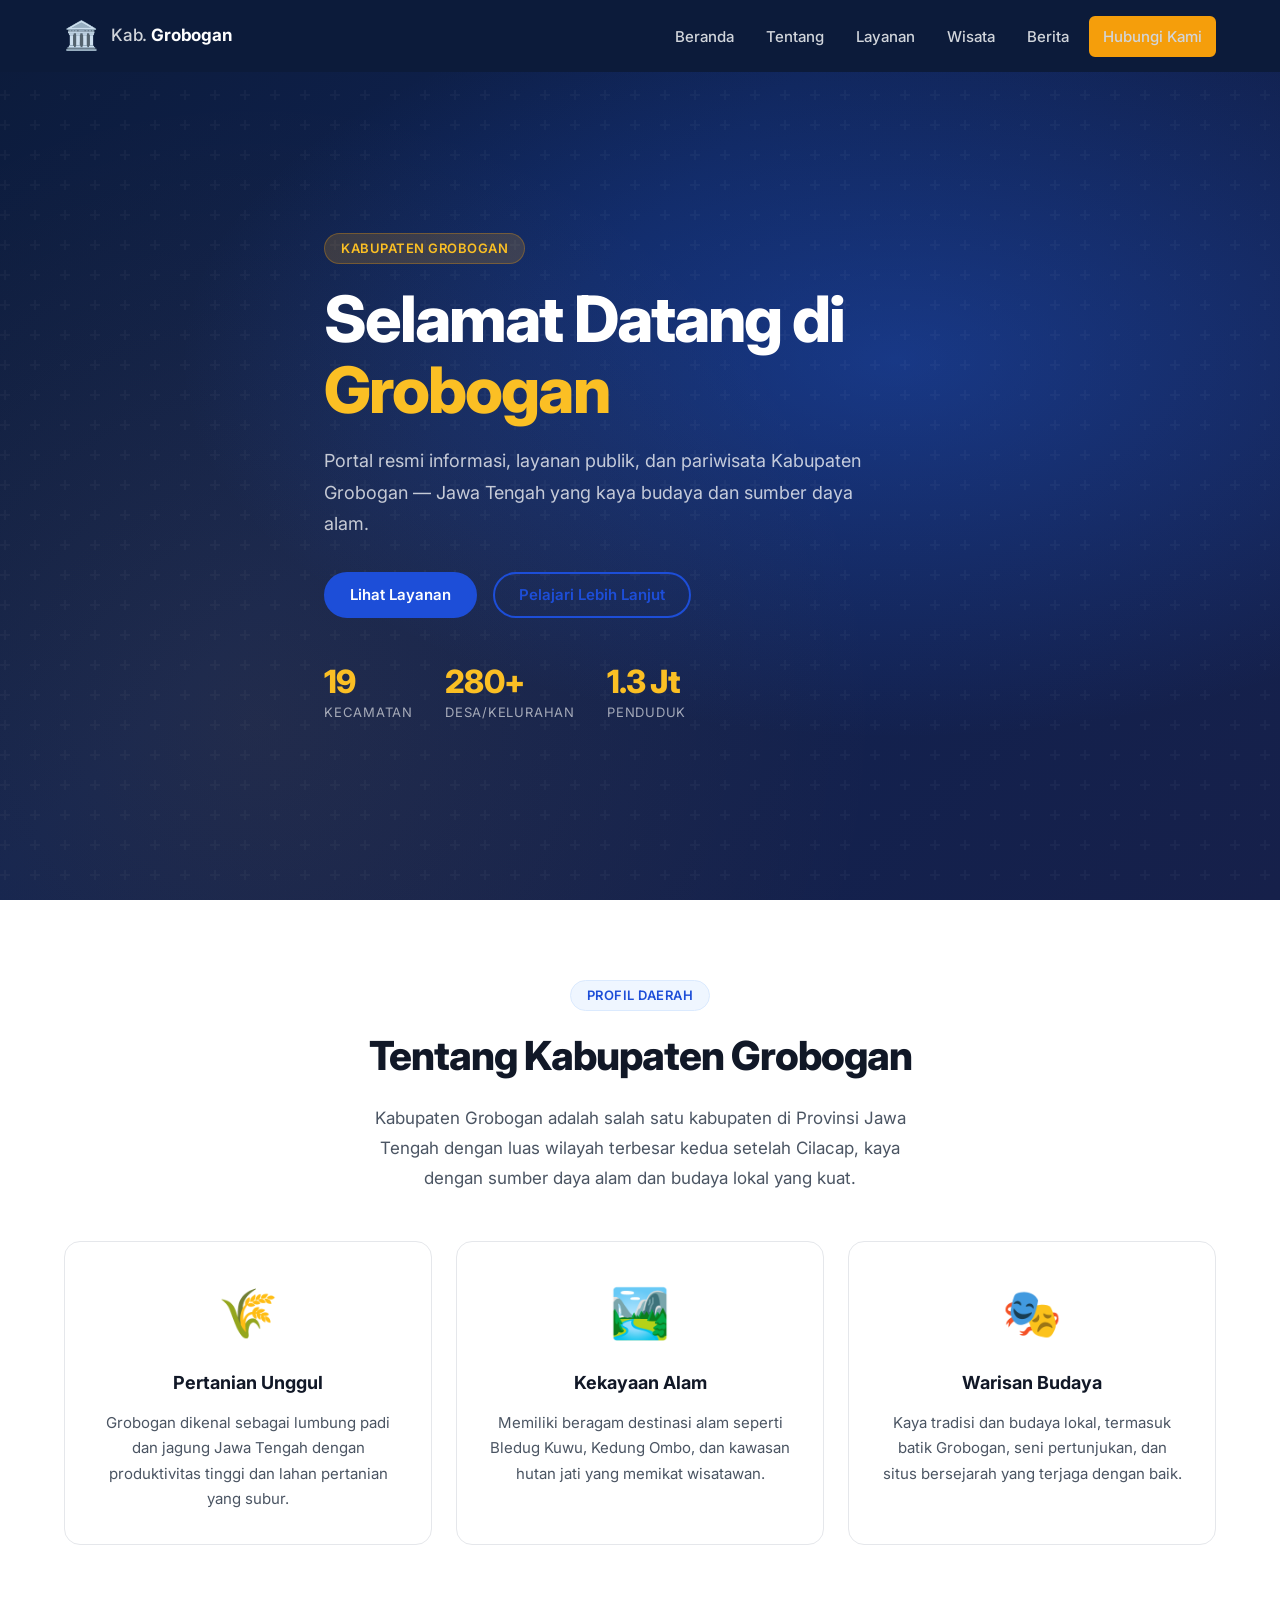
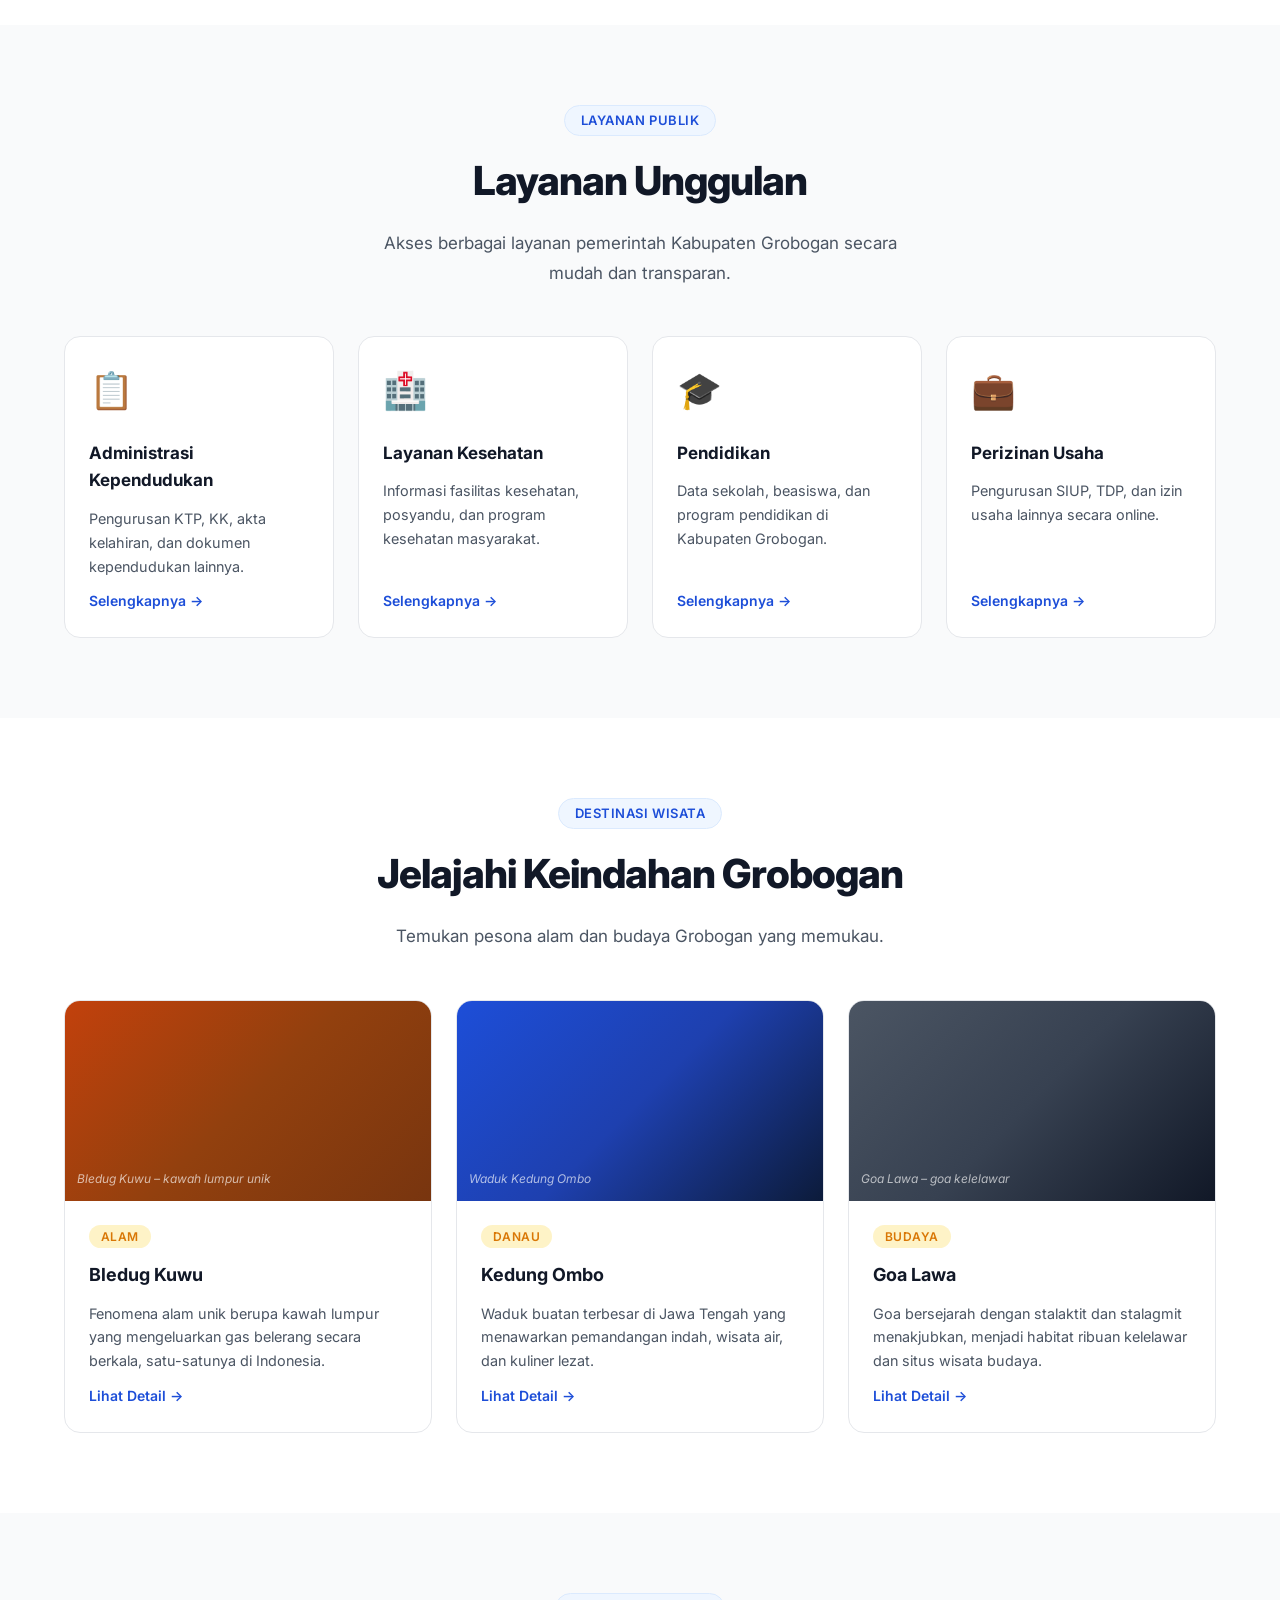
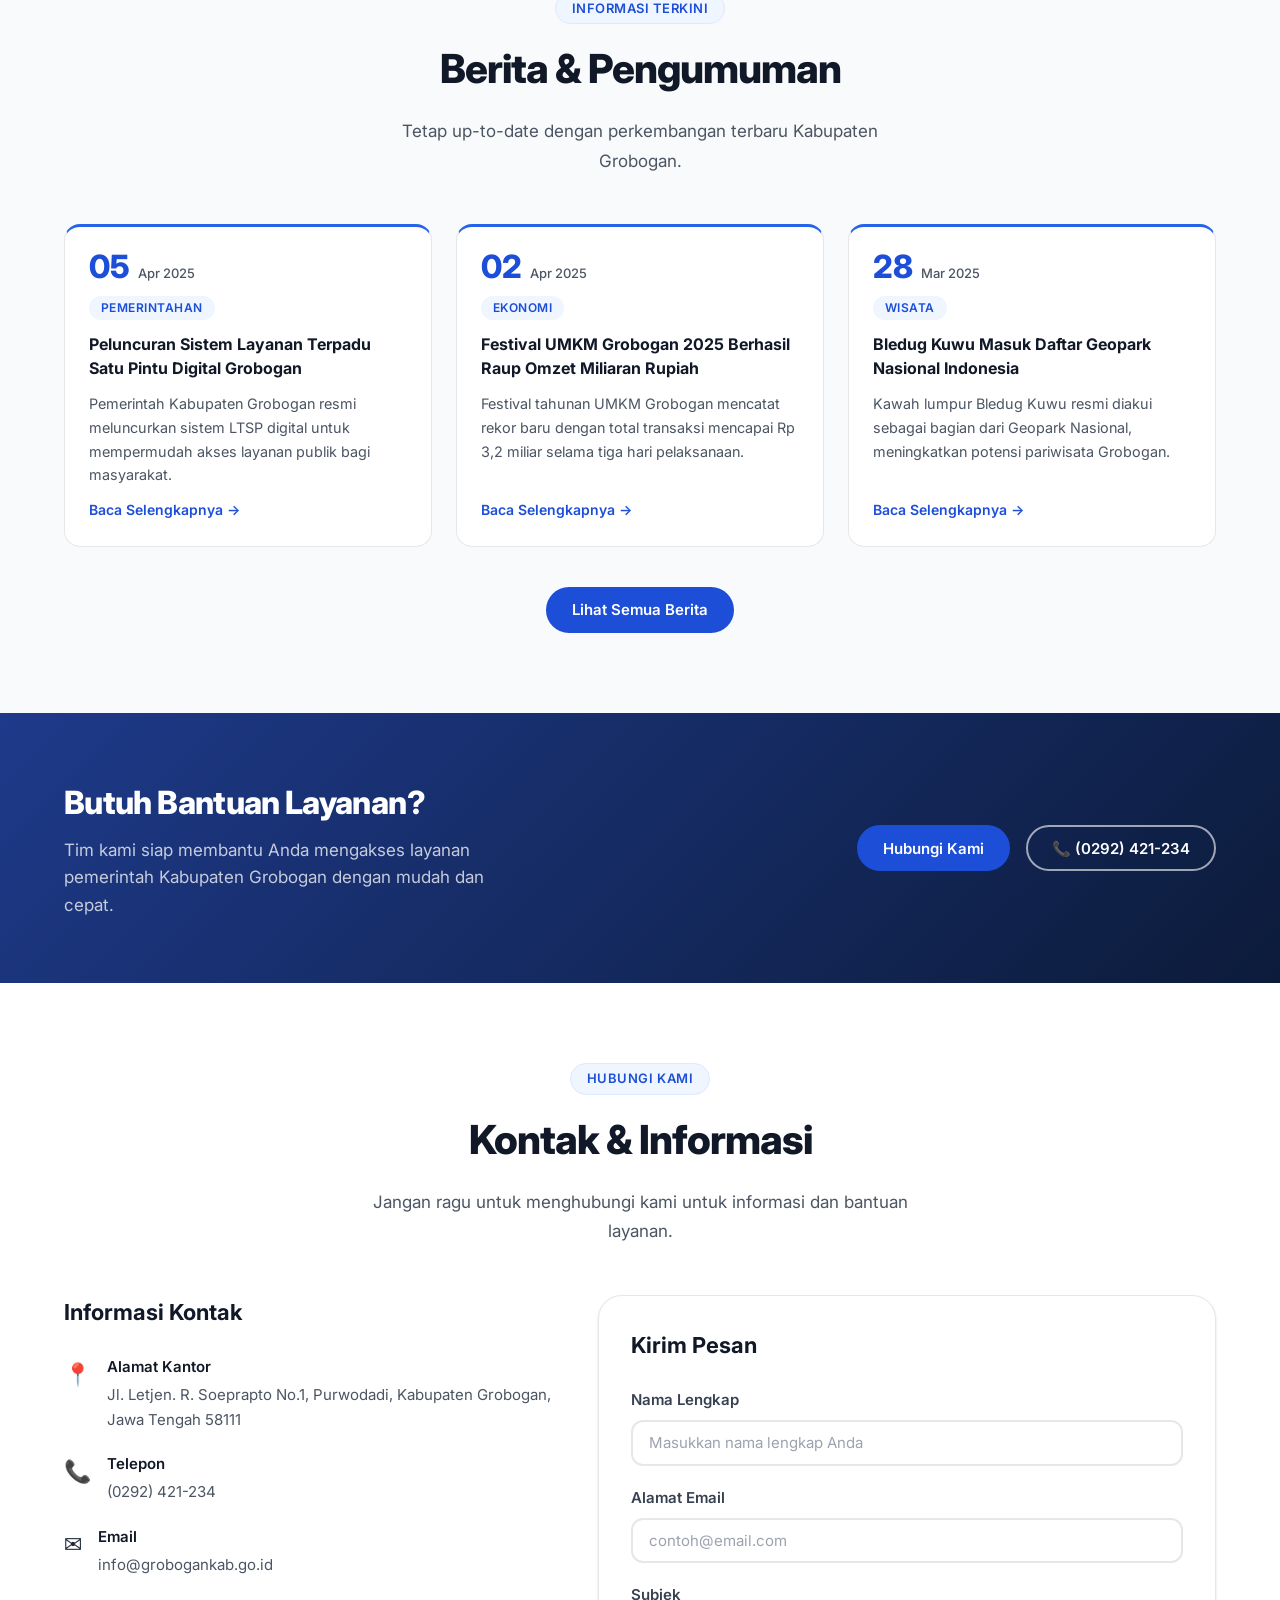
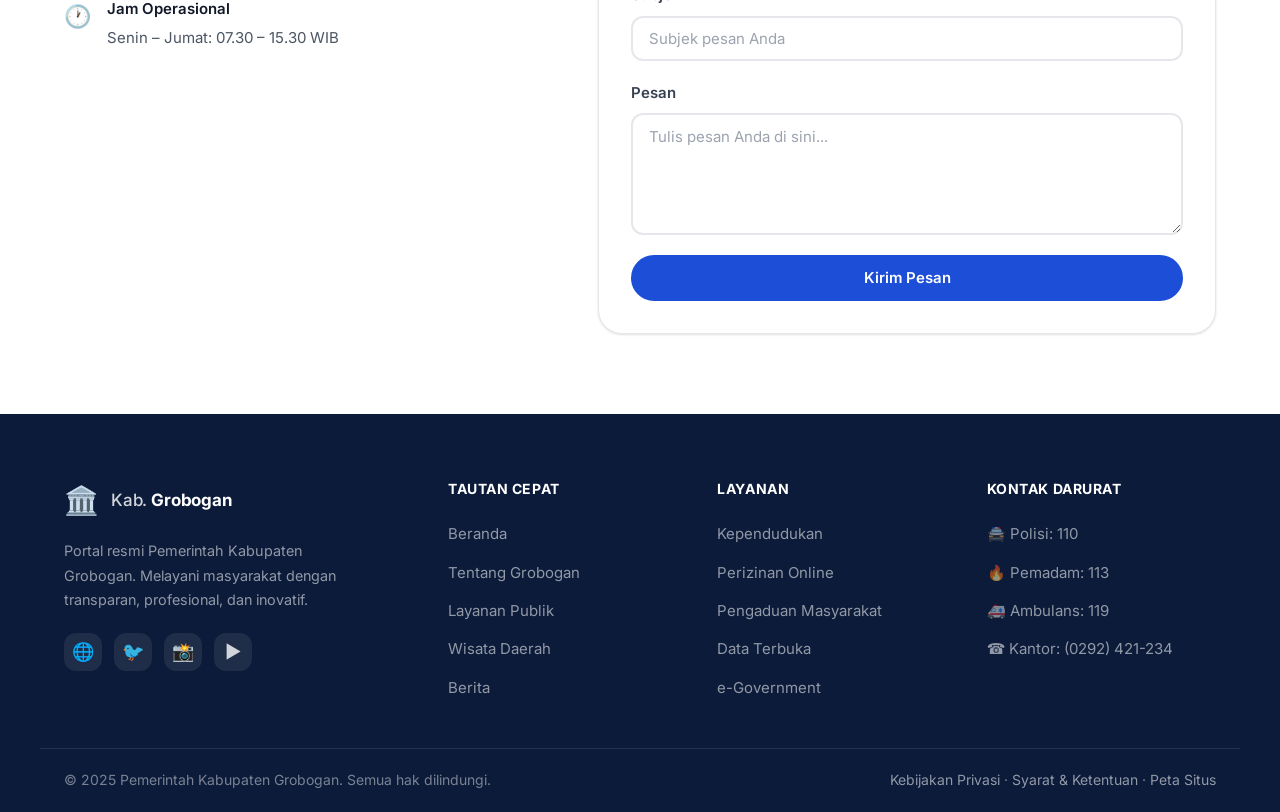
<file: index.html>
<!DOCTYPE html>
<html lang="id">
<head>
  <meta charset="UTF-8" />
  <meta name="viewport" content="width=device-width, initial-scale=1.0" />
  <meta name="description" content="Website resmi Kabupaten Grobogan – portal informasi, layanan publik, dan wisata daerah." />
  <title>Kabupaten Grobogan</title>
  <link rel="preconnect" href="https://fonts.googleapis.com" />
  <link rel="preconnect" href="https://fonts.gstatic.com" crossorigin />
  <link href="https://fonts.googleapis.com/css2?family=Inter:wght@400;500;600;700;800&display=swap" rel="stylesheet" />
  <link rel="stylesheet" href="style.css" />
</head>
<body>

  <!-- ===================== HEADER / NAVIGATION ===================== -->
  <header class="site-header">
    <div class="container header-inner">
      <a href="#" class="logo" aria-label="Beranda Kabupaten Grobogan">
        <span class="logo-icon" aria-hidden="true">🏛️</span>
        <span class="logo-text">Kab. <strong>Grobogan</strong></span>
      </a>

      <button class="nav-toggle" id="navToggle" aria-label="Buka menu navigasi" aria-expanded="false" aria-controls="mainNav">
        <span></span><span></span><span></span>
      </button>

      <nav class="main-nav" id="mainNav" role="navigation" aria-label="Navigasi utama">
        <ul>
          <li><a href="#beranda">Beranda</a></li>
          <li><a href="#tentang">Tentang</a></li>
          <li><a href="#layanan">Layanan</a></li>
          <li><a href="#wisata">Wisata</a></li>
          <li><a href="#berita">Berita</a></li>
          <li><a href="#kontak" class="btn btn-nav">Hubungi Kami</a></li>
        </ul>
      </nav>
    </div>
  </header>

  <main>

    <!-- ===================== HERO SECTION ===================== -->
    <section class="hero" id="beranda" aria-labelledby="heroHeading">
      <div class="hero-bg" aria-hidden="true"></div>
      <div class="container hero-content">
        <span class="badge">Kabupaten Grobogan</span>
        <h1 id="heroHeading">Selamat Datang di<br /><span class="highlight">Grobogan</span></h1>
        <p class="hero-sub">
          Portal resmi informasi, layanan publik, dan pariwisata Kabupaten Grobogan —
          Jawa Tengah yang kaya budaya dan sumber daya alam.
        </p>
        <div class="hero-actions">
          <a href="#layanan" class="btn btn-primary">Lihat Layanan</a>
          <a href="#tentang" class="btn btn-outline">Pelajari Lebih Lanjut</a>
        </div>
        <div class="hero-stats">
          <div class="stat">
            <span class="stat-num">19</span>
            <span class="stat-label">Kecamatan</span>
          </div>
          <div class="stat">
            <span class="stat-num">280+</span>
            <span class="stat-label">Desa/Kelurahan</span>
          </div>
          <div class="stat">
            <span class="stat-num">1.3 Jt</span>
            <span class="stat-label">Penduduk</span>
          </div>
        </div>
      </div>
    </section>

    <!-- ===================== TENTANG SECTION ===================== -->
    <section class="section" id="tentang" aria-labelledby="tentangHeading">
      <div class="container">
        <div class="section-header">
          <span class="section-label">Profil Daerah</span>
          <h2 id="tentangHeading">Tentang Kabupaten Grobogan</h2>
          <p class="section-desc">
            Kabupaten Grobogan adalah salah satu kabupaten di Provinsi Jawa Tengah dengan
            luas wilayah terbesar kedua setelah Cilacap, kaya dengan sumber daya alam
            dan budaya lokal yang kuat.
          </p>
        </div>

        <div class="cards-grid cards-3">
          <article class="card card-icon">
            <div class="card-icon-wrap" aria-hidden="true">🌾</div>
            <h3>Pertanian Unggul</h3>
            <p>Grobogan dikenal sebagai lumbung padi dan jagung Jawa Tengah dengan produktivitas tinggi dan lahan pertanian yang subur.</p>
          </article>
          <article class="card card-icon">
            <div class="card-icon-wrap" aria-hidden="true">🏞️</div>
            <h3>Kekayaan Alam</h3>
            <p>Memiliki beragam destinasi alam seperti Bledug Kuwu, Kedung Ombo, dan kawasan hutan jati yang memikat wisatawan.</p>
          </article>
          <article class="card card-icon">
            <div class="card-icon-wrap" aria-hidden="true">🎭</div>
            <h3>Warisan Budaya</h3>
            <p>Kaya tradisi dan budaya lokal, termasuk batik Grobogan, seni pertunjukan, dan situs bersejarah yang terjaga dengan baik.</p>
          </article>
        </div>
      </div>
    </section>

    <!-- ===================== LAYANAN SECTION ===================== -->
    <section class="section section-alt" id="layanan" aria-labelledby="layananHeading">
      <div class="container">
        <div class="section-header">
          <span class="section-label">Layanan Publik</span>
          <h2 id="layananHeading">Layanan Unggulan</h2>
          <p class="section-desc">Akses berbagai layanan pemerintah Kabupaten Grobogan secara mudah dan transparan.</p>
        </div>

        <div class="cards-grid cards-4">
          <article class="card card-service">
            <div class="service-icon" aria-hidden="true">📋</div>
            <h3>Administrasi Kependudukan</h3>
            <p>Pengurusan KTP, KK, akta kelahiran, dan dokumen kependudukan lainnya.</p>
            <a href="#" class="card-link">Selengkapnya →</a>
          </article>
          <article class="card card-service">
            <div class="service-icon" aria-hidden="true">🏥</div>
            <h3>Layanan Kesehatan</h3>
            <p>Informasi fasilitas kesehatan, posyandu, dan program kesehatan masyarakat.</p>
            <a href="#" class="card-link">Selengkapnya →</a>
          </article>
          <article class="card card-service">
            <div class="service-icon" aria-hidden="true">🎓</div>
            <h3>Pendidikan</h3>
            <p>Data sekolah, beasiswa, dan program pendidikan di Kabupaten Grobogan.</p>
            <a href="#" class="card-link">Selengkapnya →</a>
          </article>
          <article class="card card-service">
            <div class="service-icon" aria-hidden="true">💼</div>
            <h3>Perizinan Usaha</h3>
            <p>Pengurusan SIUP, TDP, dan izin usaha lainnya secara online.</p>
            <a href="#" class="card-link">Selengkapnya →</a>
          </article>
        </div>
      </div>
    </section>

    <!-- ===================== WISATA SECTION ===================== -->
    <section class="section" id="wisata" aria-labelledby="wisataHeading">
      <div class="container">
        <div class="section-header">
          <span class="section-label">Destinasi Wisata</span>
          <h2 id="wisataHeading">Jelajahi Keindahan Grobogan</h2>
          <p class="section-desc">Temukan pesona alam dan budaya Grobogan yang memukau.</p>
        </div>

        <div class="cards-grid cards-3">
          <article class="card card-destination">
            <div class="dest-img dest-img-1" role="img" aria-label="Bledug Kuwu – kawah lumpur unik"></div>
            <div class="card-body">
              <span class="dest-tag">Alam</span>
              <h3>Bledug Kuwu</h3>
              <p>Fenomena alam unik berupa kawah lumpur yang mengeluarkan gas belerang secara berkala, satu-satunya di Indonesia.</p>
              <a href="#" class="card-link">Lihat Detail →</a>
            </div>
          </article>
          <article class="card card-destination">
            <div class="dest-img dest-img-2" role="img" aria-label="Waduk Kedung Ombo"></div>
            <div class="card-body">
              <span class="dest-tag">Danau</span>
              <h3>Kedung Ombo</h3>
              <p>Waduk buatan terbesar di Jawa Tengah yang menawarkan pemandangan indah, wisata air, dan kuliner lezat.</p>
              <a href="#" class="card-link">Lihat Detail →</a>
            </div>
          </article>
          <article class="card card-destination">
            <div class="dest-img dest-img-3" role="img" aria-label="Goa Lawa – goa kelelawar"></div>
            <div class="card-body">
              <span class="dest-tag">Budaya</span>
              <h3>Goa Lawa</h3>
              <p>Goa bersejarah dengan stalaktit dan stalagmit menakjubkan, menjadi habitat ribuan kelelawar dan situs wisata budaya.</p>
              <a href="#" class="card-link">Lihat Detail →</a>
            </div>
          </article>
        </div>
      </div>
    </section>

    <!-- ===================== BERITA SECTION ===================== -->
    <section class="section section-alt" id="berita" aria-labelledby="beritaHeading">
      <div class="container">
        <div class="section-header">
          <span class="section-label">Informasi Terkini</span>
          <h2 id="beritaHeading">Berita &amp; Pengumuman</h2>
          <p class="section-desc">Tetap up-to-date dengan perkembangan terbaru Kabupaten Grobogan.</p>
        </div>

        <div class="cards-grid cards-3">
          <article class="card card-news">
            <div class="news-date">
              <span class="news-day">05</span>
              <span class="news-month">Apr 2025</span>
            </div>
            <span class="news-tag">Pemerintahan</span>
            <h3>Peluncuran Sistem Layanan Terpadu Satu Pintu Digital Grobogan</h3>
            <p>Pemerintah Kabupaten Grobogan resmi meluncurkan sistem LTSP digital untuk mempermudah akses layanan publik bagi masyarakat.</p>
            <a href="#" class="card-link">Baca Selengkapnya →</a>
          </article>
          <article class="card card-news">
            <div class="news-date">
              <span class="news-day">02</span>
              <span class="news-month">Apr 2025</span>
            </div>
            <span class="news-tag">Ekonomi</span>
            <h3>Festival UMKM Grobogan 2025 Berhasil Raup Omzet Miliaran Rupiah</h3>
            <p>Festival tahunan UMKM Grobogan mencatat rekor baru dengan total transaksi mencapai Rp 3,2 miliar selama tiga hari pelaksanaan.</p>
            <a href="#" class="card-link">Baca Selengkapnya →</a>
          </article>
          <article class="card card-news">
            <div class="news-date">
              <span class="news-day">28</span>
              <span class="news-month">Mar 2025</span>
            </div>
            <span class="news-tag">Wisata</span>
            <h3>Bledug Kuwu Masuk Daftar Geopark Nasional Indonesia</h3>
            <p>Kawah lumpur Bledug Kuwu resmi diakui sebagai bagian dari Geopark Nasional, meningkatkan potensi pariwisata Grobogan.</p>
            <a href="#" class="card-link">Baca Selengkapnya →</a>
          </article>
        </div>

        <div class="section-cta">
          <a href="#" class="btn btn-primary">Lihat Semua Berita</a>
        </div>
      </div>
    </section>

    <!-- ===================== CTA SECTION ===================== -->
    <section class="section-cta-banner" aria-labelledby="ctaHeading">
      <div class="container cta-inner">
        <div class="cta-text">
          <h2 id="ctaHeading">Butuh Bantuan Layanan?</h2>
          <p>Tim kami siap membantu Anda mengakses layanan pemerintah Kabupaten Grobogan dengan mudah dan cepat.</p>
        </div>
        <div class="cta-actions">
          <a href="#kontak" class="btn btn-primary">Hubungi Kami</a>
          <a href="tel:+62-292-421234" class="btn btn-outline-light">📞 (0292) 421-234</a>
        </div>
      </div>
    </section>

    <!-- ===================== KONTAK SECTION ===================== -->
    <section class="section" id="kontak" aria-labelledby="kontakHeading">
      <div class="container">
        <div class="section-header">
          <span class="section-label">Hubungi Kami</span>
          <h2 id="kontakHeading">Kontak &amp; Informasi</h2>
          <p class="section-desc">Jangan ragu untuk menghubungi kami untuk informasi dan bantuan layanan.</p>
        </div>

        <div class="contact-grid">
          <div class="contact-info">
            <h3>Informasi Kontak</h3>
            <ul class="contact-list">
              <li>
                <span class="contact-icon" aria-hidden="true">📍</span>
                <div>
                  <strong>Alamat Kantor</strong>
                  <p>Jl. Letjen. R. Soeprapto No.1, Purwodadi, Kabupaten Grobogan, Jawa Tengah 58111</p>
                </div>
              </li>
              <li>
                <span class="contact-icon" aria-hidden="true">📞</span>
                <div>
                  <strong>Telepon</strong>
                  <p>(0292) 421-234</p>
                </div>
              </li>
              <li>
                <span class="contact-icon" aria-hidden="true">✉️</span>
                <div>
                  <strong>Email</strong>
                  <p>info@grobogankab.go.id</p>
                </div>
              </li>
              <li>
                <span class="contact-icon" aria-hidden="true">🕐</span>
                <div>
                  <strong>Jam Operasional</strong>
                  <p>Senin – Jumat: 07.30 – 15.30 WIB</p>
                </div>
              </li>
            </ul>
          </div>

          <form class="contact-form" aria-label="Formulir pesan">
            <h3>Kirim Pesan</h3>
            <div class="form-group">
              <label for="namaLengkap">Nama Lengkap</label>
              <input type="text" id="namaLengkap" name="nama" placeholder="Masukkan nama lengkap Anda" required />
            </div>
            <div class="form-group">
              <label for="emailKontak">Alamat Email</label>
              <input type="email" id="emailKontak" name="email" placeholder="contoh@email.com" required />
            </div>
            <div class="form-group">
              <label for="subjekPesan">Subjek</label>
              <input type="text" id="subjekPesan" name="subjek" placeholder="Subjek pesan Anda" required />
            </div>
            <div class="form-group">
              <label for="isiPesan">Pesan</label>
              <textarea id="isiPesan" name="pesan" rows="5" placeholder="Tulis pesan Anda di sini..." required></textarea>
            </div>
            <button type="submit" class="btn btn-primary btn-full">Kirim Pesan</button>
          </form>
        </div>
      </div>
    </section>

  </main>

  <!-- ===================== FOOTER ===================== -->
  <footer class="site-footer" role="contentinfo">
    <div class="container footer-grid">
      <div class="footer-brand">
        <a href="#" class="logo logo-footer" aria-label="Beranda">
          <span class="logo-icon" aria-hidden="true">🏛️</span>
          <span class="logo-text">Kab. <strong>Grobogan</strong></span>
        </a>
        <p>Portal resmi Pemerintah Kabupaten Grobogan. Melayani masyarakat dengan transparan, profesional, dan inovatif.</p>
        <div class="social-links" aria-label="Media sosial">
          <a href="#" aria-label="Facebook Grobogan">🌐</a>
          <a href="#" aria-label="Twitter Grobogan">🐦</a>
          <a href="#" aria-label="Instagram Grobogan">📸</a>
          <a href="#" aria-label="YouTube Grobogan">▶️</a>
        </div>
      </div>

      <nav class="footer-links" aria-label="Tautan cepat">
        <h4>Tautan Cepat</h4>
        <ul>
          <li><a href="#beranda">Beranda</a></li>
          <li><a href="#tentang">Tentang Grobogan</a></li>
          <li><a href="#layanan">Layanan Publik</a></li>
          <li><a href="#wisata">Wisata Daerah</a></li>
          <li><a href="#berita">Berita</a></li>
        </ul>
      </nav>

      <nav class="footer-links" aria-label="Layanan">
        <h4>Layanan</h4>
        <ul>
          <li><a href="#">Kependudukan</a></li>
          <li><a href="#">Perizinan Online</a></li>
          <li><a href="#">Pengaduan Masyarakat</a></li>
          <li><a href="#">Data Terbuka</a></li>
          <li><a href="#">e-Government</a></li>
        </ul>
      </nav>

      <div class="footer-links">
        <h4>Kontak Darurat</h4>
        <ul>
          <li><a href="tel:110">🚔 Polisi: 110</a></li>
          <li><a href="tel:113">🔥 Pemadam: 113</a></li>
          <li><a href="tel:119">🚑 Ambulans: 119</a></li>
          <li><a href="tel:+62-292-421234">☎️ Kantor: (0292) 421-234</a></li>
        </ul>
      </div>
    </div>

    <div class="footer-bottom">
      <div class="container footer-bottom-inner">
        <p>&copy; 2025 Pemerintah Kabupaten Grobogan. Semua hak dilindungi.</p>
        <p>
          <a href="#">Kebijakan Privasi</a>
          <span aria-hidden="true"> · </span>
          <a href="#">Syarat &amp; Ketentuan</a>
          <span aria-hidden="true"> · </span>
          <a href="#">Peta Situs</a>
        </p>
      </div>
    </div>
  </footer>

  <script>
    // Mobile nav toggle
    const toggle = document.getElementById('navToggle');
    const nav = document.getElementById('mainNav');
    toggle.addEventListener('click', () => {
      const isOpen = nav.classList.toggle('is-open');
      toggle.setAttribute('aria-expanded', String(isOpen));
    });

    // Close nav on link click (mobile)
    nav.querySelectorAll('a').forEach(link => {
      link.addEventListener('click', () => {
        nav.classList.remove('is-open');
        toggle.setAttribute('aria-expanded', 'false');
      });
    });

    // Smooth scroll for anchor links
    document.querySelectorAll('a[href^="#"]').forEach(anchor => {
      anchor.addEventListener('click', function (e) {
        const target = document.querySelector(this.getAttribute('href'));
        if (target) {
          e.preventDefault();
          target.scrollIntoView({ behavior: 'smooth', block: 'start' });
        }
      });
    });

    // Sticky header shadow
    const header = document.querySelector('.site-header');
    window.addEventListener('scroll', () => {
      header.classList.toggle('scrolled', window.scrollY > 50);
    });
  </script>
</body>
</html>
</file>
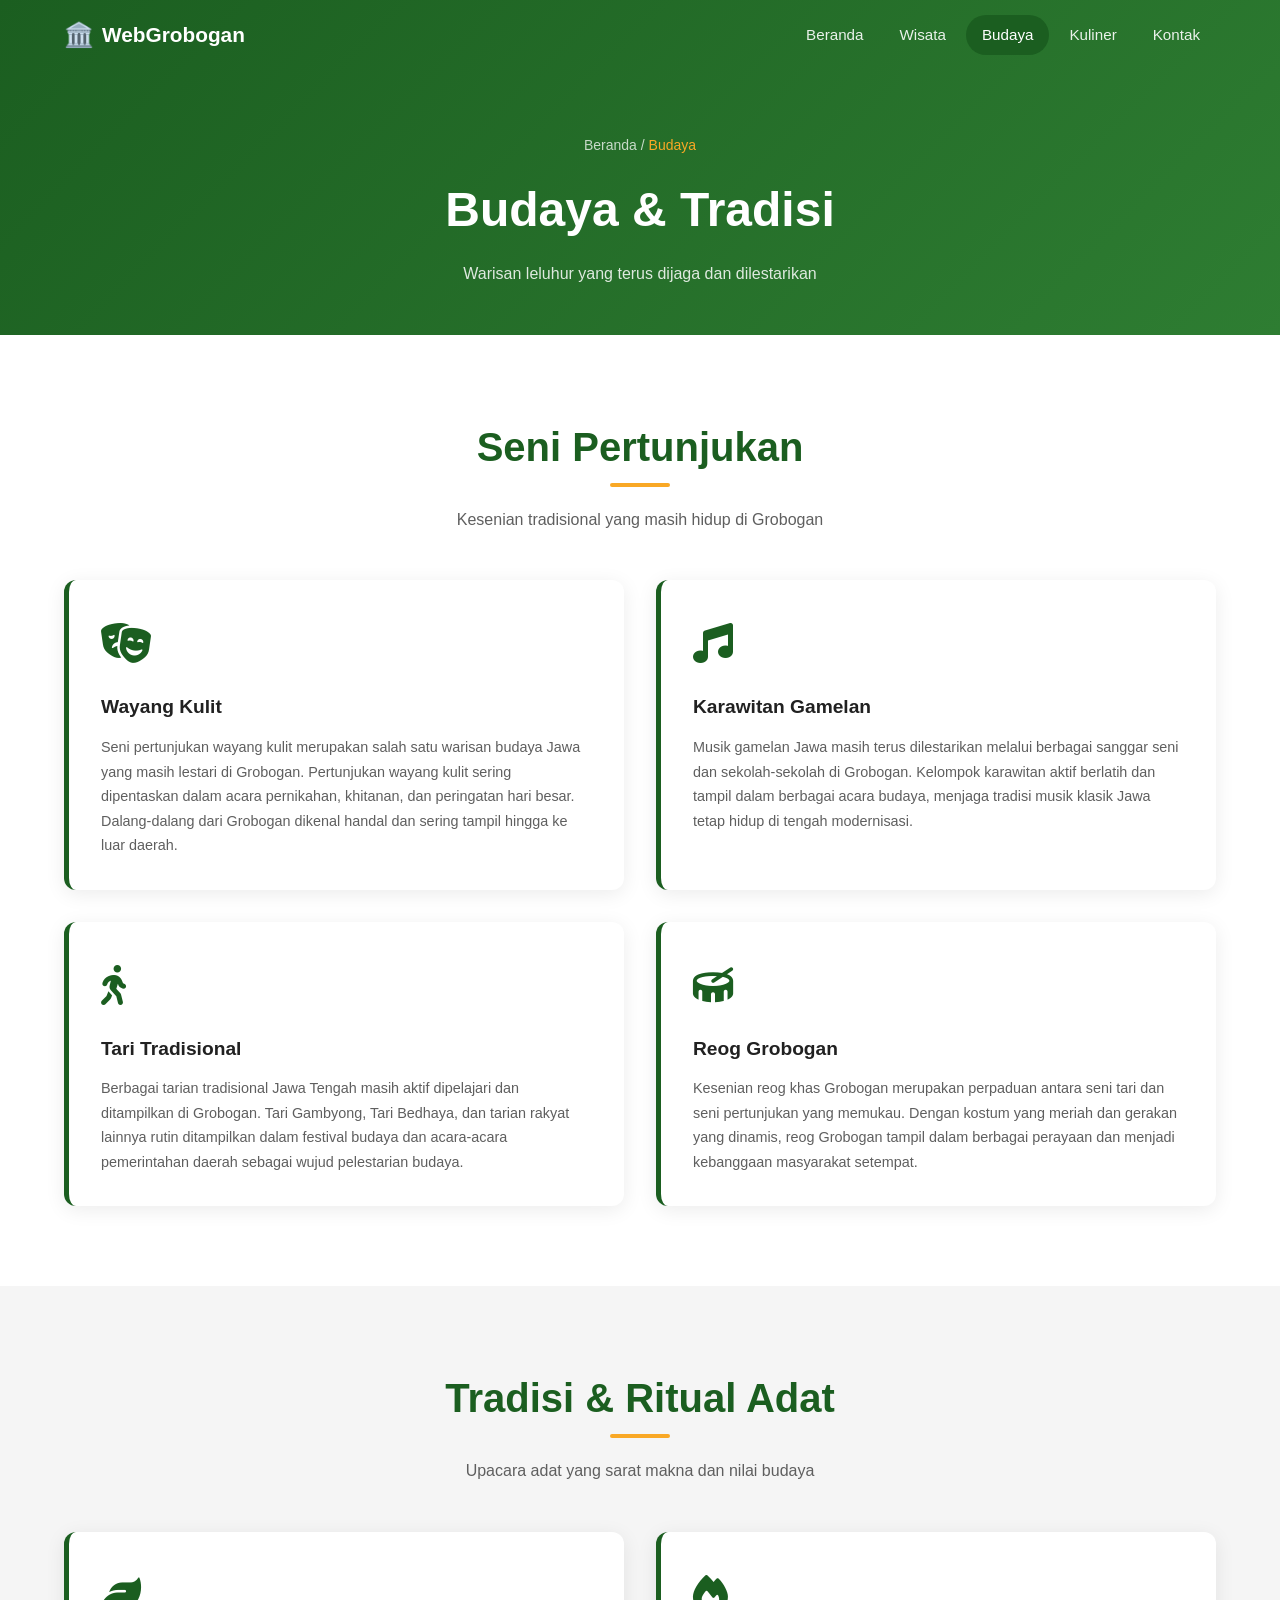
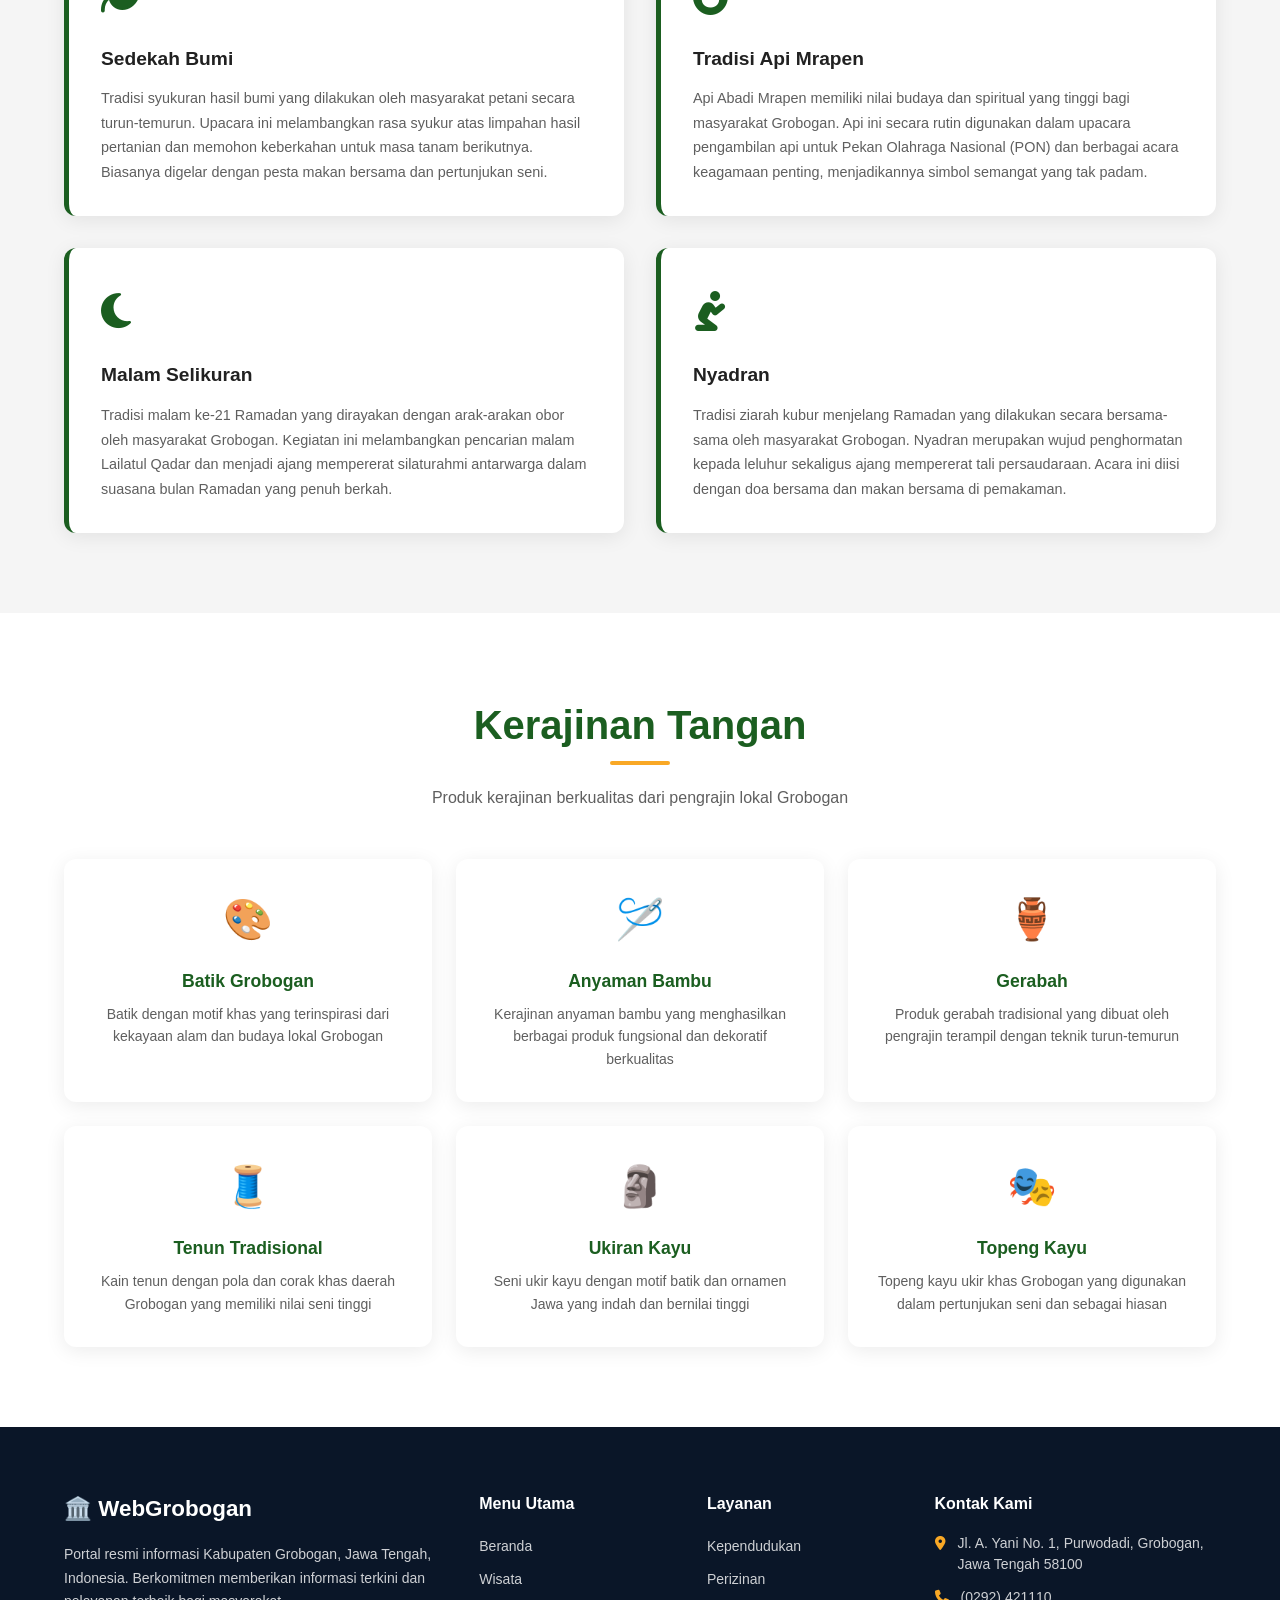
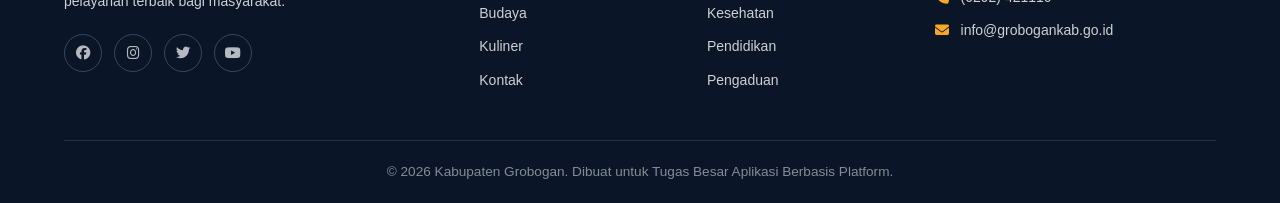
<file: budaya.html>
<!DOCTYPE html>
<html lang="id">
<head>
  <meta charset="UTF-8" />
  <meta name="viewport" content="width=device-width, initial-scale=1.0" />
  <title>Budaya - Web Grobogan</title>
  <link rel="stylesheet" href="assets/css/style.css" />
  <link rel="stylesheet" href="https://cdnjs.cloudflare.com/ajax/libs/font-awesome/6.4.0/css/all.min.css" />
</head>
<body>
  <!-- Navbar -->
  <header class="navbar scrolled" id="navbar">
    <div class="container navbar__inner">
      <a href="index.html" class="navbar__brand">
        <span class="navbar__brand-icon">🏛️</span>
        <span>Web<strong>Grobogan</strong></span>
      </a>
      <button class="navbar__toggle" id="navToggle" aria-label="Toggle navigation">
        <i class="fas fa-bars"></i>
      </button>
      <nav class="navbar__menu" id="navMenu">
        <a href="index.html" class="navbar__link">Beranda</a>
        <a href="wisata.html" class="navbar__link">Wisata</a>
        <a href="budaya.html" class="navbar__link active">Budaya</a>
        <a href="kuliner.html" class="navbar__link">Kuliner</a>
        <a href="kontak.html" class="navbar__link">Kontak</a>
      </nav>
    </div>
  </header>

  <!-- Page Hero -->
  <section class="page-hero">
    <div class="container">
      <div class="breadcrumb">
        <a href="index.html">Beranda</a> /
        <span>Budaya</span>
      </div>
      <h1 class="page-hero__title">Budaya &amp; Tradisi</h1>
      <p class="page-hero__subtitle">Warisan leluhur yang terus dijaga dan dilestarikan</p>
    </div>
  </section>

  <!-- Seni Pertunjukan -->
  <section class="section">
    <div class="container">
      <div class="section__header">
        <h2 class="section__title">Seni Pertunjukan</h2>
        <p class="section__subtitle">Kesenian tradisional yang masih hidup di Grobogan</p>
      </div>
      <div class="budaya-detail-grid">
        <div class="budaya-detail-card">
          <div class="budaya-detail-card__icon"><i class="fas fa-theater-masks"></i></div>
          <h3>Wayang Kulit</h3>
          <p>Seni pertunjukan wayang kulit merupakan salah satu warisan budaya Jawa yang masih lestari di Grobogan. Pertunjukan wayang kulit sering dipentaskan dalam acara pernikahan, khitanan, dan peringatan hari besar. Dalang-dalang dari Grobogan dikenal handal dan sering tampil hingga ke luar daerah.</p>
        </div>
        <div class="budaya-detail-card">
          <div class="budaya-detail-card__icon"><i class="fas fa-music"></i></div>
          <h3>Karawitan Gamelan</h3>
          <p>Musik gamelan Jawa masih terus dilestarikan melalui berbagai sanggar seni dan sekolah-sekolah di Grobogan. Kelompok karawitan aktif berlatih dan tampil dalam berbagai acara budaya, menjaga tradisi musik klasik Jawa tetap hidup di tengah modernisasi.</p>
        </div>
        <div class="budaya-detail-card">
          <div class="budaya-detail-card__icon"><i class="fas fa-walking"></i></div>
          <h3>Tari Tradisional</h3>
          <p>Berbagai tarian tradisional Jawa Tengah masih aktif dipelajari dan ditampilkan di Grobogan. Tari Gambyong, Tari Bedhaya, dan tarian rakyat lainnya rutin ditampilkan dalam festival budaya dan acara-acara pemerintahan daerah sebagai wujud pelestarian budaya.</p>
        </div>
        <div class="budaya-detail-card">
          <div class="budaya-detail-card__icon"><i class="fas fa-drum"></i></div>
          <h3>Reog Grobogan</h3>
          <p>Kesenian reog khas Grobogan merupakan perpaduan antara seni tari dan seni pertunjukan yang memukau. Dengan kostum yang meriah dan gerakan yang dinamis, reog Grobogan tampil dalam berbagai perayaan dan menjadi kebanggaan masyarakat setempat.</p>
        </div>
      </div>
    </div>
  </section>

  <!-- Tradisi & Ritual -->
  <section class="section section--gray">
    <div class="container">
      <div class="section__header">
        <h2 class="section__title">Tradisi &amp; Ritual Adat</h2>
        <p class="section__subtitle">Upacara adat yang sarat makna dan nilai budaya</p>
      </div>
      <div class="budaya-detail-grid">
        <div class="budaya-detail-card">
          <div class="budaya-detail-card__icon"><i class="fas fa-leaf"></i></div>
          <h3>Sedekah Bumi</h3>
          <p>Tradisi syukuran hasil bumi yang dilakukan oleh masyarakat petani secara turun-temurun. Upacara ini melambangkan rasa syukur atas limpahan hasil pertanian dan memohon keberkahan untuk masa tanam berikutnya. Biasanya digelar dengan pesta makan bersama dan pertunjukan seni.</p>
        </div>
        <div class="budaya-detail-card">
          <div class="budaya-detail-card__icon"><i class="fas fa-fire"></i></div>
          <h3>Tradisi Api Mrapen</h3>
          <p>Api Abadi Mrapen memiliki nilai budaya dan spiritual yang tinggi bagi masyarakat Grobogan. Api ini secara rutin digunakan dalam upacara pengambilan api untuk Pekan Olahraga Nasional (PON) dan berbagai acara keagamaan penting, menjadikannya simbol semangat yang tak padam.</p>
        </div>
        <div class="budaya-detail-card">
          <div class="budaya-detail-card__icon"><i class="fas fa-moon"></i></div>
          <h3>Malam Selikuran</h3>
          <p>Tradisi malam ke-21 Ramadan yang dirayakan dengan arak-arakan obor oleh masyarakat Grobogan. Kegiatan ini melambangkan pencarian malam Lailatul Qadar dan menjadi ajang mempererat silaturahmi antarwarga dalam suasana bulan Ramadan yang penuh berkah.</p>
        </div>
        <div class="budaya-detail-card">
          <div class="budaya-detail-card__icon"><i class="fas fa-pray"></i></div>
          <h3>Nyadran</h3>
          <p>Tradisi ziarah kubur menjelang Ramadan yang dilakukan secara bersama-sama oleh masyarakat Grobogan. Nyadran merupakan wujud penghormatan kepada leluhur sekaligus ajang mempererat tali persaudaraan. Acara ini diisi dengan doa bersama dan makan bersama di pemakaman.</p>
        </div>
      </div>
    </div>
  </section>

  <!-- Kerajinan -->
  <section class="section">
    <div class="container">
      <div class="section__header">
        <h2 class="section__title">Kerajinan Tangan</h2>
        <p class="section__subtitle">Produk kerajinan berkualitas dari pengrajin lokal Grobogan</p>
      </div>
      <div class="kuliner__grid">
        <div class="kuliner-card">
          <div class="kuliner-card__icon">🎨</div>
          <h4>Batik Grobogan</h4>
          <p>Batik dengan motif khas yang terinspirasi dari kekayaan alam dan budaya lokal Grobogan</p>
        </div>
        <div class="kuliner-card">
          <div class="kuliner-card__icon">🪡</div>
          <h4>Anyaman Bambu</h4>
          <p>Kerajinan anyaman bambu yang menghasilkan berbagai produk fungsional dan dekoratif berkualitas</p>
        </div>
        <div class="kuliner-card">
          <div class="kuliner-card__icon">🏺</div>
          <h4>Gerabah</h4>
          <p>Produk gerabah tradisional yang dibuat oleh pengrajin terampil dengan teknik turun-temurun</p>
        </div>
        <div class="kuliner-card">
          <div class="kuliner-card__icon">🧵</div>
          <h4>Tenun Tradisional</h4>
          <p>Kain tenun dengan pola dan corak khas daerah Grobogan yang memiliki nilai seni tinggi</p>
        </div>
        <div class="kuliner-card">
          <div class="kuliner-card__icon">🗿</div>
          <h4>Ukiran Kayu</h4>
          <p>Seni ukir kayu dengan motif batik dan ornamen Jawa yang indah dan bernilai tinggi</p>
        </div>
        <div class="kuliner-card">
          <div class="kuliner-card__icon">🎭</div>
          <h4>Topeng Kayu</h4>
          <p>Topeng kayu ukir khas Grobogan yang digunakan dalam pertunjukan seni dan sebagai hiasan</p>
        </div>
      </div>
    </div>
  </section>

  <!-- Footer -->
  <footer class="footer">
    <div class="container">
      <div class="footer__grid">
        <div class="footer__brand">
          <h3>🏛️ WebGrobogan</h3>
          <p>Portal resmi informasi Kabupaten Grobogan, Jawa Tengah, Indonesia. Berkomitmen memberikan informasi terkini dan pelayanan terbaik bagi masyarakat.</p>
          <div class="footer__social">
            <a href="#" aria-label="Facebook"><i class="fab fa-facebook"></i></a>
            <a href="#" aria-label="Instagram"><i class="fab fa-instagram"></i></a>
            <a href="#" aria-label="Twitter"><i class="fab fa-twitter"></i></a>
            <a href="#" aria-label="YouTube"><i class="fab fa-youtube"></i></a>
          </div>
        </div>
        <div class="footer__links">
          <h4>Menu Utama</h4>
          <ul>
            <li><a href="index.html">Beranda</a></li>
            <li><a href="wisata.html">Wisata</a></li>
            <li><a href="budaya.html">Budaya</a></li>
            <li><a href="kuliner.html">Kuliner</a></li>
            <li><a href="kontak.html">Kontak</a></li>
          </ul>
        </div>
        <div class="footer__links">
          <h4>Layanan</h4>
          <ul>
            <li><a href="#">Kependudukan</a></li>
            <li><a href="#">Perizinan</a></li>
            <li><a href="#">Kesehatan</a></li>
            <li><a href="#">Pendidikan</a></li>
            <li><a href="#">Pengaduan</a></li>
          </ul>
        </div>
        <div class="footer__contact">
          <h4>Kontak Kami</h4>
          <p><i class="fas fa-map-marker-alt"></i> Jl. A. Yani No. 1, Purwodadi, Grobogan, Jawa Tengah 58100</p>
          <p><i class="fas fa-phone"></i> (0292) 421110</p>
          <p><i class="fas fa-envelope"></i> info@grobogankab.go.id</p>
        </div>
      </div>
      <div class="footer__bottom">
        <p>&copy; 2026 Kabupaten Grobogan. Dibuat untuk Tugas Besar Aplikasi Berbasis Platform.</p>
      </div>
    </div>
  </footer>

  <a href="#" class="back-to-top" id="backToTop" aria-label="Kembali ke atas">
    <i class="fas fa-chevron-up"></i>
  </a>

  <script src="assets/js/main.js"></script>
</body>
</html>
</file>
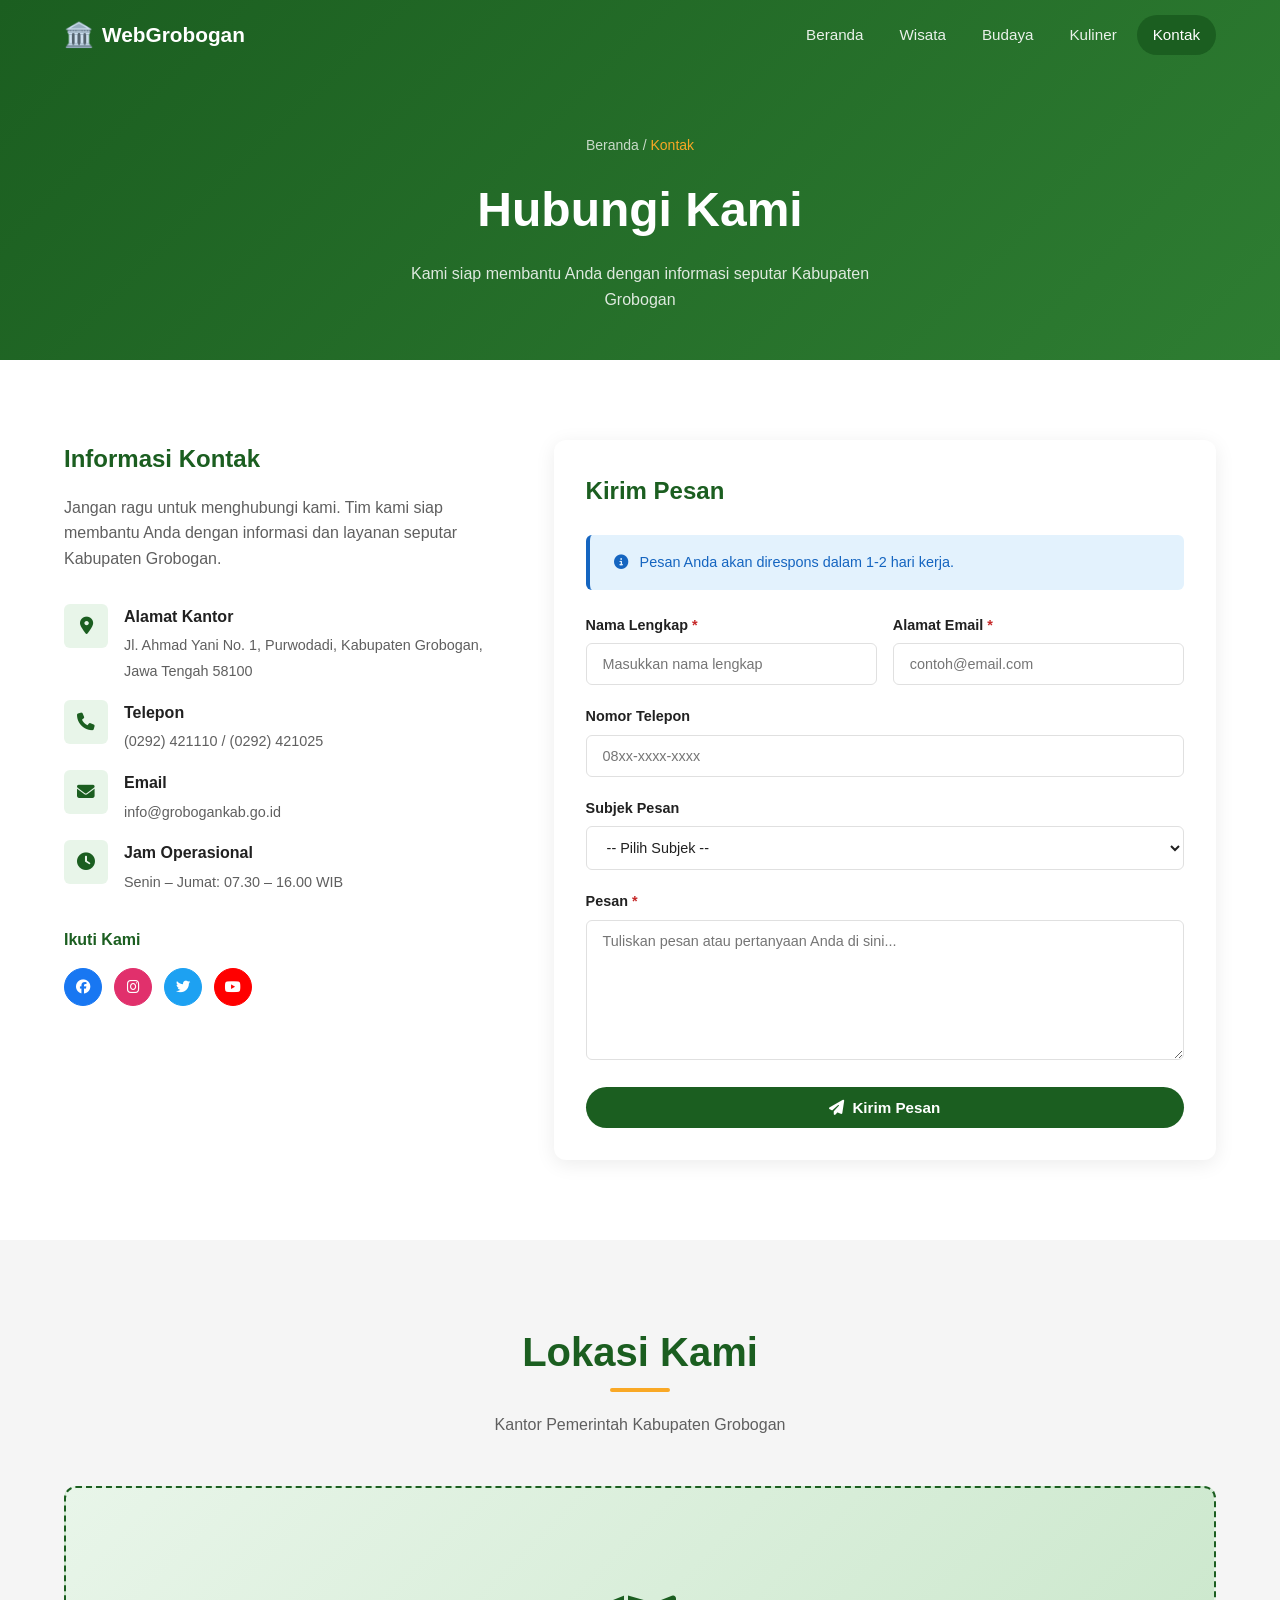
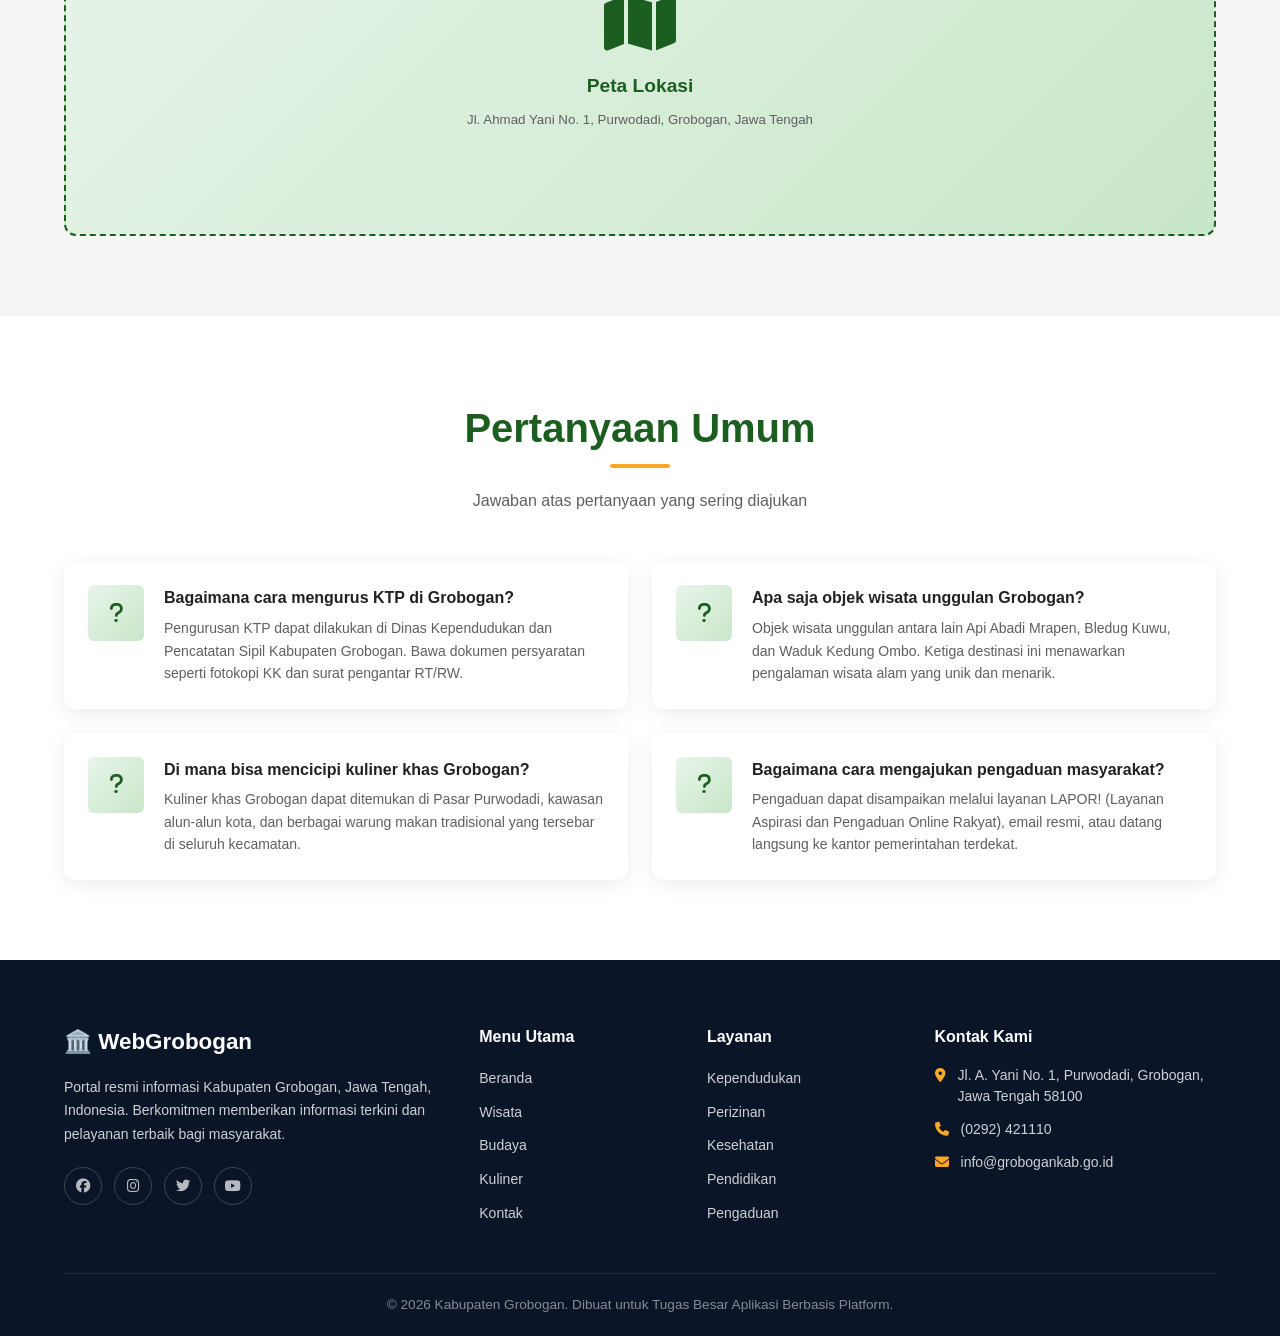
<file: kontak.html>
<!DOCTYPE html>
<html lang="id">
<head>
  <meta charset="UTF-8" />
  <meta name="viewport" content="width=device-width, initial-scale=1.0" />
  <title>Kontak - Web Grobogan</title>
  <link rel="stylesheet" href="assets/css/style.css" />
  <link rel="stylesheet" href="https://cdnjs.cloudflare.com/ajax/libs/font-awesome/6.4.0/css/all.min.css" />
</head>
<body>
  <!-- Navbar -->
  <header class="navbar scrolled" id="navbar">
    <div class="container navbar__inner">
      <a href="index.html" class="navbar__brand">
        <span class="navbar__brand-icon">🏛️</span>
        <span>Web<strong>Grobogan</strong></span>
      </a>
      <button class="navbar__toggle" id="navToggle" aria-label="Toggle navigation">
        <i class="fas fa-bars"></i>
      </button>
      <nav class="navbar__menu" id="navMenu">
        <a href="index.html" class="navbar__link">Beranda</a>
        <a href="wisata.html" class="navbar__link">Wisata</a>
        <a href="budaya.html" class="navbar__link">Budaya</a>
        <a href="kuliner.html" class="navbar__link">Kuliner</a>
        <a href="kontak.html" class="navbar__link active">Kontak</a>
      </nav>
    </div>
  </header>

  <!-- Page Hero -->
  <section class="page-hero">
    <div class="container">
      <div class="breadcrumb">
        <a href="index.html">Beranda</a> /
        <span>Kontak</span>
      </div>
      <h1 class="page-hero__title">Hubungi Kami</h1>
      <p class="page-hero__subtitle">Kami siap membantu Anda dengan informasi seputar Kabupaten Grobogan</p>
    </div>
  </section>

  <!-- Kontak Section -->
  <section class="section">
    <div class="container">
      <div class="kontak__grid">
        <!-- Informasi Kontak -->
        <div class="kontak-info">
          <h3>Informasi Kontak</h3>
          <p>Jangan ragu untuk menghubungi kami. Tim kami siap membantu Anda dengan informasi dan layanan seputar Kabupaten Grobogan.</p>
          <div class="kontak-info__list">
            <div class="kontak-info__item">
              <div class="kontak-info__item-icon">
                <i class="fas fa-map-marker-alt"></i>
              </div>
              <div class="kontak-info__item-text">
                <strong>Alamat Kantor</strong>
                <span>Jl. Ahmad Yani No. 1, Purwodadi, Kabupaten Grobogan, Jawa Tengah 58100</span>
              </div>
            </div>
            <div class="kontak-info__item">
              <div class="kontak-info__item-icon">
                <i class="fas fa-phone"></i>
              </div>
              <div class="kontak-info__item-text">
                <strong>Telepon</strong>
                <span>(0292) 421110 / (0292) 421025</span>
              </div>
            </div>
            <div class="kontak-info__item">
              <div class="kontak-info__item-icon">
                <i class="fas fa-envelope"></i>
              </div>
              <div class="kontak-info__item-text">
                <strong>Email</strong>
                <span>info@grobogankab.go.id</span>
              </div>
            </div>
            <div class="kontak-info__item">
              <div class="kontak-info__item-icon">
                <i class="fas fa-clock"></i>
              </div>
              <div class="kontak-info__item-text">
                <strong>Jam Operasional</strong>
                <span>Senin – Jumat: 07.30 – 16.00 WIB</span>
              </div>
            </div>
          </div>

          <div style="margin-top: 2rem;">
            <h4 style="color: var(--color-primary); margin-bottom: 1rem;">Ikuti Kami</h4>
            <div class="footer__social" style="justify-content: flex-start;">
              <a href="#" aria-label="Facebook" style="background: #1877f2; border-color: #1877f2; color: white;"><i class="fab fa-facebook"></i></a>
              <a href="#" aria-label="Instagram" style="background: #e1306c; border-color: #e1306c; color: white;"><i class="fab fa-instagram"></i></a>
              <a href="#" aria-label="Twitter" style="background: #1da1f2; border-color: #1da1f2; color: white;"><i class="fab fa-twitter"></i></a>
              <a href="#" aria-label="YouTube" style="background: #ff0000; border-color: #ff0000; color: white;"><i class="fab fa-youtube"></i></a>
            </div>
          </div>
        </div>

        <!-- Form Kontak -->
        <div class="kontak-form">
          <h3>Kirim Pesan</h3>
          <div class="alert alert--info">
            <i class="fas fa-info-circle"></i>
            Pesan Anda akan direspons dalam 1-2 hari kerja.
          </div>
          <form id="contactForm" novalidate>
            <div class="form-row">
              <div class="form-group">
                <label for="name">Nama Lengkap <span style="color: #c62828;">*</span></label>
                <input type="text" id="name" name="name" placeholder="Masukkan nama lengkap" />
              </div>
              <div class="form-group">
                <label for="email">Alamat Email <span style="color: #c62828;">*</span></label>
                <input type="email" id="email" name="email" placeholder="contoh@email.com" />
              </div>
            </div>
            <div class="form-group">
              <label for="phone">Nomor Telepon</label>
              <input type="tel" id="phone" name="phone" placeholder="08xx-xxxx-xxxx" />
            </div>
            <div class="form-group">
              <label for="subject">Subjek Pesan</label>
              <select id="subject" name="subject">
                <option value="">-- Pilih Subjek --</option>
                <option value="informasi">Informasi Umum</option>
                <option value="wisata">Pariwisata</option>
                <option value="budaya">Budaya &amp; Seni</option>
                <option value="layanan">Layanan Publik</option>
                <option value="pengaduan">Pengaduan</option>
                <option value="lainnya">Lainnya</option>
              </select>
            </div>
            <div class="form-group">
              <label for="message">Pesan <span style="color: #c62828;">*</span></label>
              <textarea id="message" name="message" placeholder="Tuliskan pesan atau pertanyaan Anda di sini..."></textarea>
            </div>
            <button type="submit" class="btn btn--primary" style="width: 100%; justify-content: center;">
              <i class="fas fa-paper-plane"></i>
              Kirim Pesan
            </button>
          </form>
          <div id="formSuccess" class="form-success">
            <i class="fas fa-check-circle" style="color: var(--color-primary);"></i>
            <h4>Pesan Terkirim!</h4>
            <p>Terima kasih telah menghubungi kami. Kami akan segera merespons pesan Anda.</p>
          </div>
        </div>
      </div>
    </div>
  </section>

  <!-- Lokasi -->
  <section class="section section--gray">
    <div class="container">
      <div class="section__header">
        <h2 class="section__title">Lokasi Kami</h2>
        <p class="section__subtitle">Kantor Pemerintah Kabupaten Grobogan</p>
      </div>
      <div class="image-placeholder" style="border-radius: var(--radius); max-width: 100%; height: 350px; background: linear-gradient(135deg, #e8f5e9, #c8e6c9);">
        <i class="fas fa-map" style="font-size: 4rem; color: var(--color-primary);"></i>
        <p style="font-size: 1.2rem; font-weight: 700; color: var(--color-primary);">Peta Lokasi</p>
        <small style="color: var(--color-text-light);">Jl. Ahmad Yani No. 1, Purwodadi, Grobogan, Jawa Tengah</small>
      </div>
    </div>
  </section>

  <!-- FAQ -->
  <section class="section">
    <div class="container">
      <div class="section__header">
        <h2 class="section__title">Pertanyaan Umum</h2>
        <p class="section__subtitle">Jawaban atas pertanyaan yang sering diajukan</p>
      </div>
      <div class="budaya__grid">
        <div class="budaya-item">
          <div class="budaya-item__icon"><i class="fas fa-question"></i></div>
          <div class="budaya-item__content">
            <h4>Bagaimana cara mengurus KTP di Grobogan?</h4>
            <p>Pengurusan KTP dapat dilakukan di Dinas Kependudukan dan Pencatatan Sipil Kabupaten Grobogan. Bawa dokumen persyaratan seperti fotokopi KK dan surat pengantar RT/RW.</p>
          </div>
        </div>
        <div class="budaya-item">
          <div class="budaya-item__icon"><i class="fas fa-question"></i></div>
          <div class="budaya-item__content">
            <h4>Apa saja objek wisata unggulan Grobogan?</h4>
            <p>Objek wisata unggulan antara lain Api Abadi Mrapen, Bledug Kuwu, dan Waduk Kedung Ombo. Ketiga destinasi ini menawarkan pengalaman wisata alam yang unik dan menarik.</p>
          </div>
        </div>
        <div class="budaya-item">
          <div class="budaya-item__icon"><i class="fas fa-question"></i></div>
          <div class="budaya-item__content">
            <h4>Di mana bisa mencicipi kuliner khas Grobogan?</h4>
            <p>Kuliner khas Grobogan dapat ditemukan di Pasar Purwodadi, kawasan alun-alun kota, dan berbagai warung makan tradisional yang tersebar di seluruh kecamatan.</p>
          </div>
        </div>
        <div class="budaya-item">
          <div class="budaya-item__icon"><i class="fas fa-question"></i></div>
          <div class="budaya-item__content">
            <h4>Bagaimana cara mengajukan pengaduan masyarakat?</h4>
            <p>Pengaduan dapat disampaikan melalui layanan LAPOR! (Layanan Aspirasi dan Pengaduan Online Rakyat), email resmi, atau datang langsung ke kantor pemerintahan terdekat.</p>
          </div>
        </div>
      </div>
    </div>
  </section>

  <!-- Footer -->
  <footer class="footer">
    <div class="container">
      <div class="footer__grid">
        <div class="footer__brand">
          <h3>🏛️ WebGrobogan</h3>
          <p>Portal resmi informasi Kabupaten Grobogan, Jawa Tengah, Indonesia. Berkomitmen memberikan informasi terkini dan pelayanan terbaik bagi masyarakat.</p>
          <div class="footer__social">
            <a href="#" aria-label="Facebook"><i class="fab fa-facebook"></i></a>
            <a href="#" aria-label="Instagram"><i class="fab fa-instagram"></i></a>
            <a href="#" aria-label="Twitter"><i class="fab fa-twitter"></i></a>
            <a href="#" aria-label="YouTube"><i class="fab fa-youtube"></i></a>
          </div>
        </div>
        <div class="footer__links">
          <h4>Menu Utama</h4>
          <ul>
            <li><a href="index.html">Beranda</a></li>
            <li><a href="wisata.html">Wisata</a></li>
            <li><a href="budaya.html">Budaya</a></li>
            <li><a href="kuliner.html">Kuliner</a></li>
            <li><a href="kontak.html">Kontak</a></li>
          </ul>
        </div>
        <div class="footer__links">
          <h4>Layanan</h4>
          <ul>
            <li><a href="#">Kependudukan</a></li>
            <li><a href="#">Perizinan</a></li>
            <li><a href="#">Kesehatan</a></li>
            <li><a href="#">Pendidikan</a></li>
            <li><a href="#">Pengaduan</a></li>
          </ul>
        </div>
        <div class="footer__contact">
          <h4>Kontak Kami</h4>
          <p><i class="fas fa-map-marker-alt"></i> Jl. A. Yani No. 1, Purwodadi, Grobogan, Jawa Tengah 58100</p>
          <p><i class="fas fa-phone"></i> (0292) 421110</p>
          <p><i class="fas fa-envelope"></i> info@grobogankab.go.id</p>
        </div>
      </div>
      <div class="footer__bottom">
        <p>&copy; 2026 Kabupaten Grobogan. Dibuat untuk Tugas Besar Aplikasi Berbasis Platform.</p>
      </div>
    </div>
  </footer>

  <a href="#" class="back-to-top" id="backToTop" aria-label="Kembali ke atas">
    <i class="fas fa-chevron-up"></i>
  </a>

  <script src="assets/js/main.js"></script>
</body>
</html>
</file>
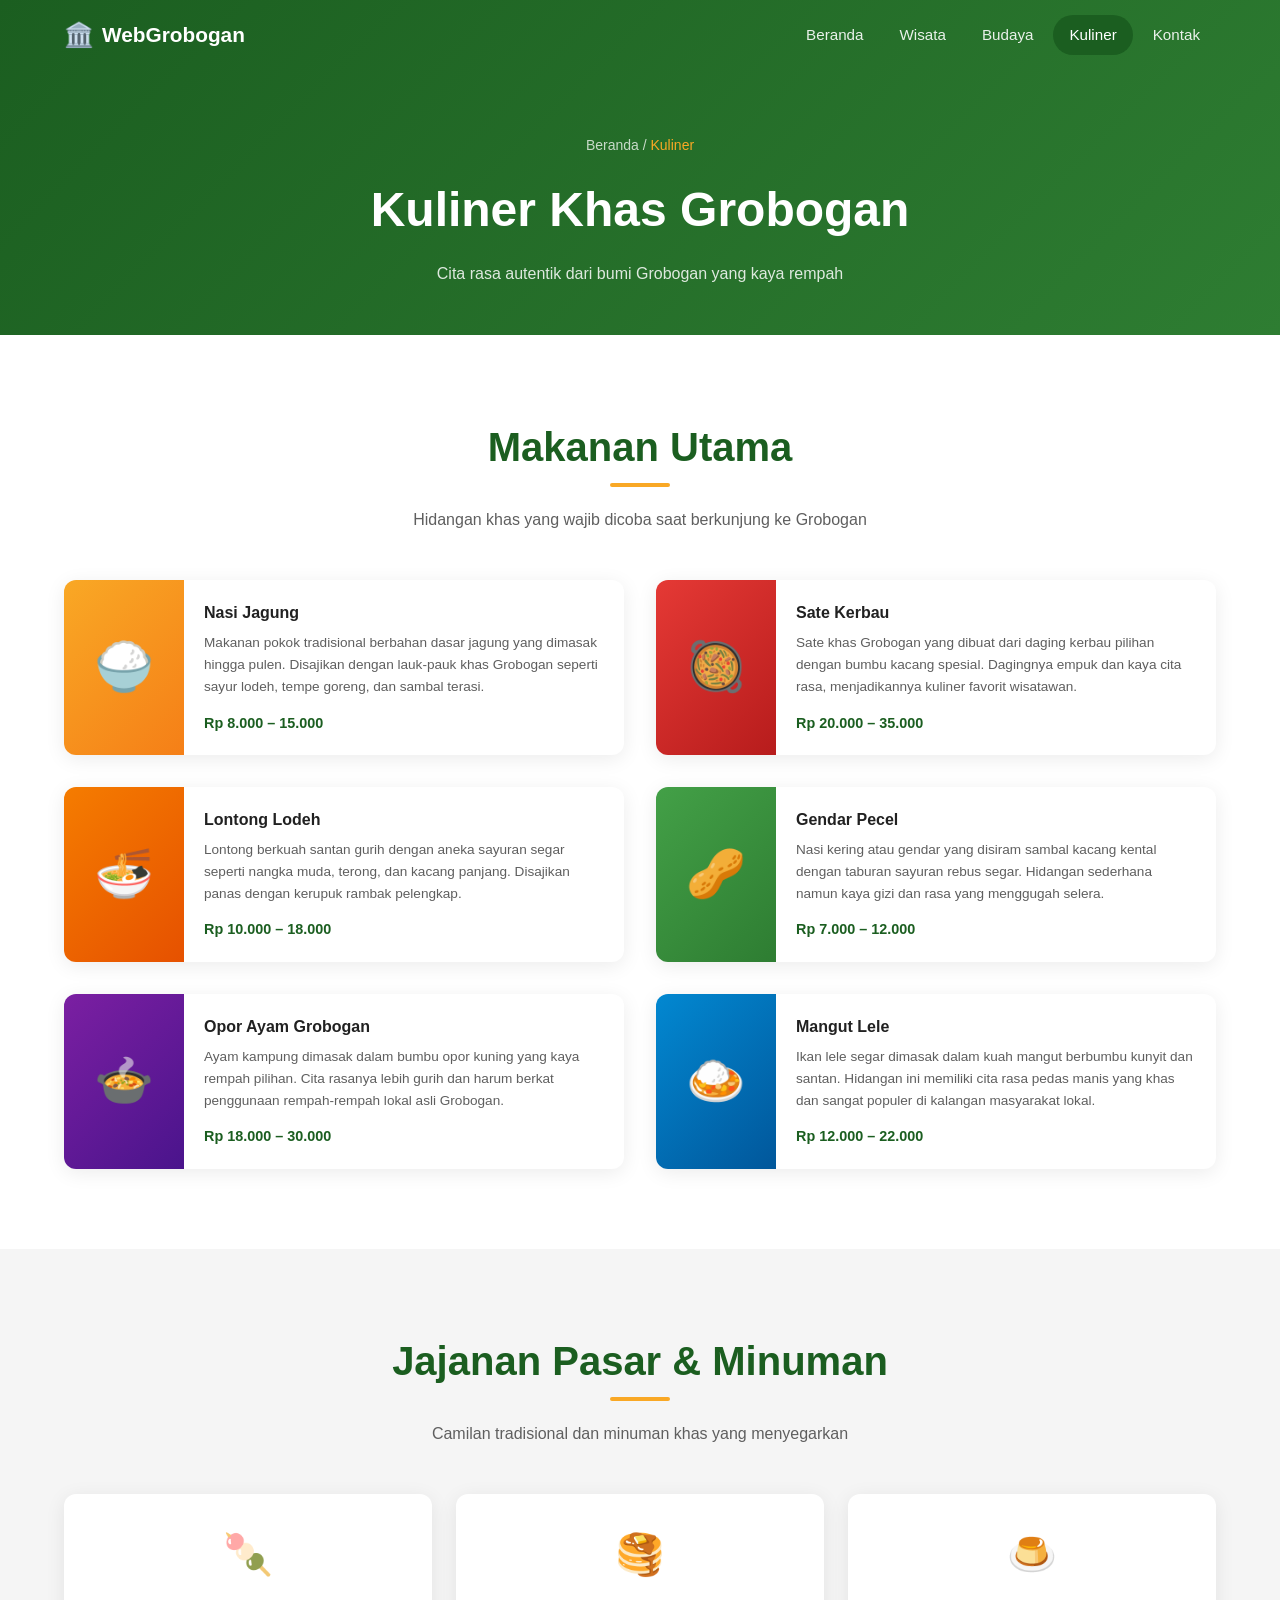
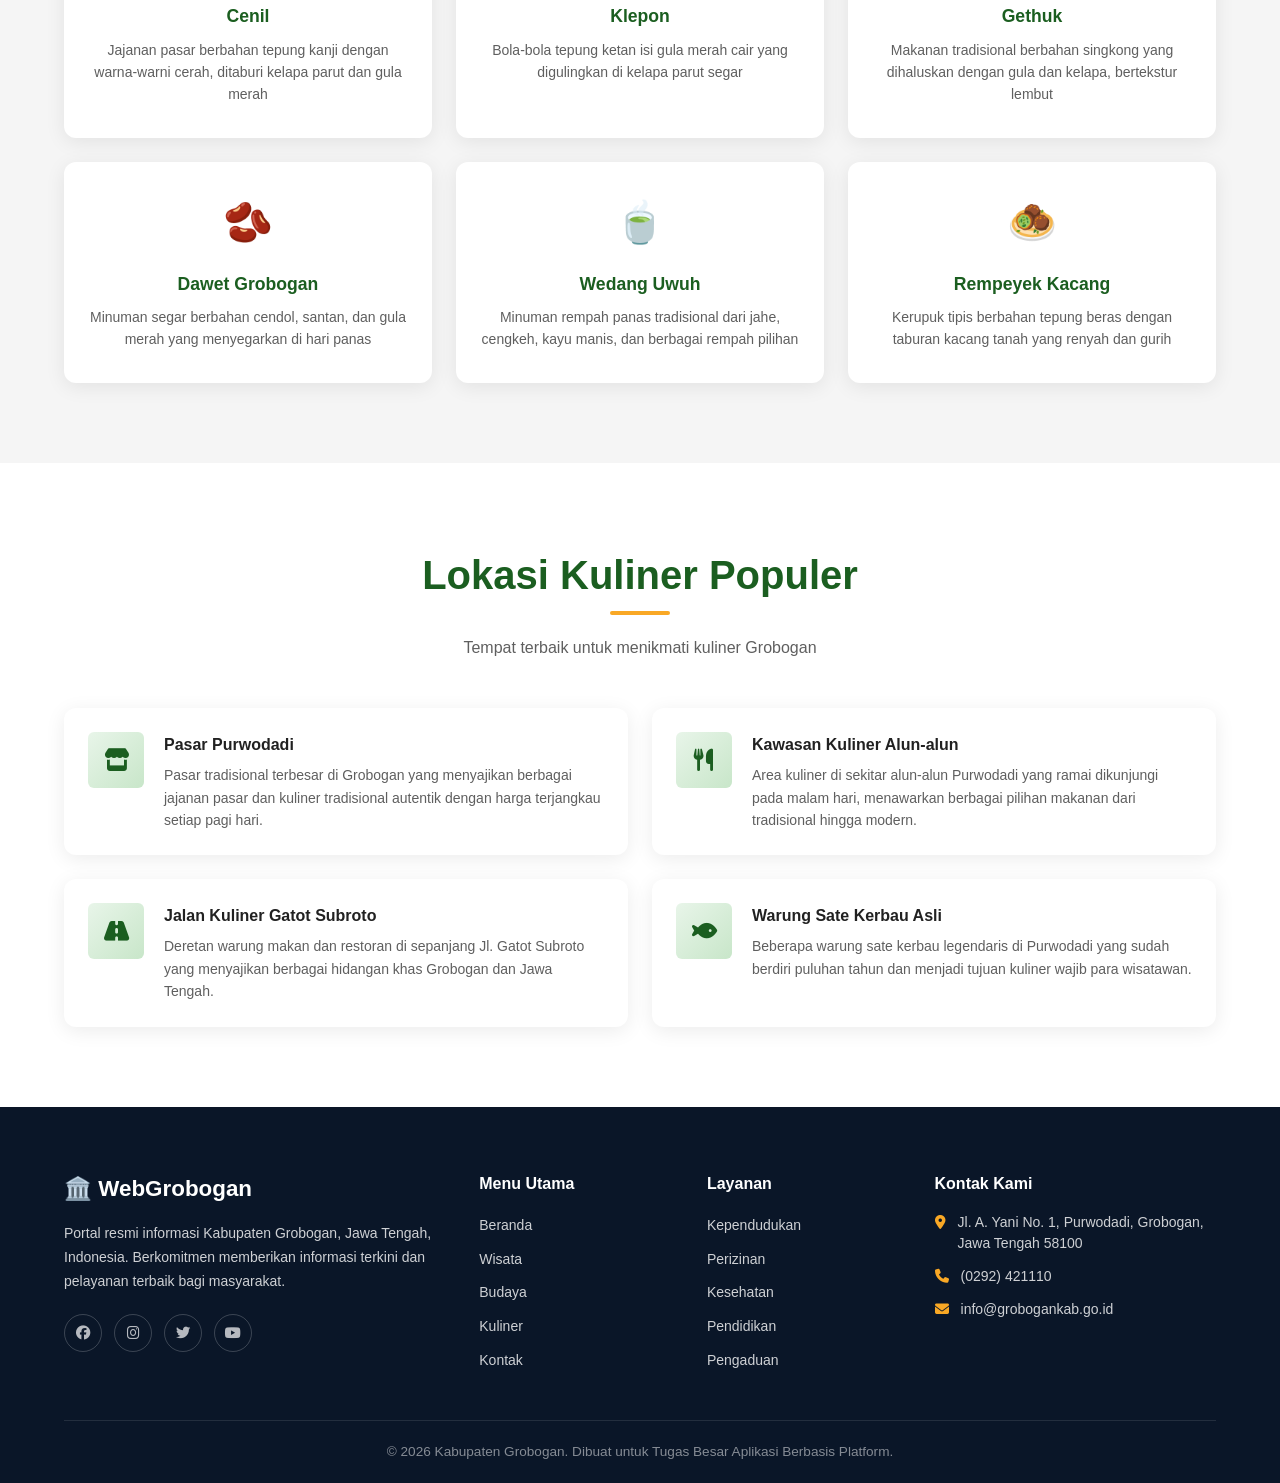
<file: kuliner.html>
<!DOCTYPE html>
<html lang="id">
<head>
  <meta charset="UTF-8" />
  <meta name="viewport" content="width=device-width, initial-scale=1.0" />
  <title>Kuliner - Web Grobogan</title>
  <link rel="stylesheet" href="assets/css/style.css" />
  <link rel="stylesheet" href="https://cdnjs.cloudflare.com/ajax/libs/font-awesome/6.4.0/css/all.min.css" />
</head>
<body>
  <!-- Navbar -->
  <header class="navbar scrolled" id="navbar">
    <div class="container navbar__inner">
      <a href="index.html" class="navbar__brand">
        <span class="navbar__brand-icon">🏛️</span>
        <span>Web<strong>Grobogan</strong></span>
      </a>
      <button class="navbar__toggle" id="navToggle" aria-label="Toggle navigation">
        <i class="fas fa-bars"></i>
      </button>
      <nav class="navbar__menu" id="navMenu">
        <a href="index.html" class="navbar__link">Beranda</a>
        <a href="wisata.html" class="navbar__link">Wisata</a>
        <a href="budaya.html" class="navbar__link">Budaya</a>
        <a href="kuliner.html" class="navbar__link active">Kuliner</a>
        <a href="kontak.html" class="navbar__link">Kontak</a>
      </nav>
    </div>
  </header>

  <!-- Page Hero -->
  <section class="page-hero">
    <div class="container">
      <div class="breadcrumb">
        <a href="index.html">Beranda</a> /
        <span>Kuliner</span>
      </div>
      <h1 class="page-hero__title">Kuliner Khas Grobogan</h1>
      <p class="page-hero__subtitle">Cita rasa autentik dari bumi Grobogan yang kaya rempah</p>
    </div>
  </section>

  <!-- Makanan Utama -->
  <section class="section">
    <div class="container">
      <div class="section__header">
        <h2 class="section__title">Makanan Utama</h2>
        <p class="section__subtitle">Hidangan khas yang wajib dicoba saat berkunjung ke Grobogan</p>
      </div>
      <div class="kuliner-detail-grid">
        <div class="kuliner-detail-card">
          <div class="kuliner-detail-card__img kuliner-detail-card__img--1">🍚</div>
          <div class="kuliner-detail-card__body">
            <h3>Nasi Jagung</h3>
            <p>Makanan pokok tradisional berbahan dasar jagung yang dimasak hingga pulen. Disajikan dengan lauk-pauk khas Grobogan seperti sayur lodeh, tempe goreng, dan sambal terasi.</p>
            <span class="kuliner-detail-card__price">Rp 8.000 – 15.000</span>
          </div>
        </div>
        <div class="kuliner-detail-card">
          <div class="kuliner-detail-card__img kuliner-detail-card__img--2">🥘</div>
          <div class="kuliner-detail-card__body">
            <h3>Sate Kerbau</h3>
            <p>Sate khas Grobogan yang dibuat dari daging kerbau pilihan dengan bumbu kacang spesial. Dagingnya empuk dan kaya cita rasa, menjadikannya kuliner favorit wisatawan.</p>
            <span class="kuliner-detail-card__price">Rp 20.000 – 35.000</span>
          </div>
        </div>
        <div class="kuliner-detail-card">
          <div class="kuliner-detail-card__img kuliner-detail-card__img--3">🍜</div>
          <div class="kuliner-detail-card__body">
            <h3>Lontong Lodeh</h3>
            <p>Lontong berkuah santan gurih dengan aneka sayuran segar seperti nangka muda, terong, dan kacang panjang. Disajikan panas dengan kerupuk rambak pelengkap.</p>
            <span class="kuliner-detail-card__price">Rp 10.000 – 18.000</span>
          </div>
        </div>
        <div class="kuliner-detail-card">
          <div class="kuliner-detail-card__img kuliner-detail-card__img--4">🥜</div>
          <div class="kuliner-detail-card__body">
            <h3>Gendar Pecel</h3>
            <p>Nasi kering atau gendar yang disiram sambal kacang kental dengan taburan sayuran rebus segar. Hidangan sederhana namun kaya gizi dan rasa yang menggugah selera.</p>
            <span class="kuliner-detail-card__price">Rp 7.000 – 12.000</span>
          </div>
        </div>
        <div class="kuliner-detail-card">
          <div class="kuliner-detail-card__img kuliner-detail-card__img--5">🍲</div>
          <div class="kuliner-detail-card__body">
            <h3>Opor Ayam Grobogan</h3>
            <p>Ayam kampung dimasak dalam bumbu opor kuning yang kaya rempah pilihan. Cita rasanya lebih gurih dan harum berkat penggunaan rempah-rempah lokal asli Grobogan.</p>
            <span class="kuliner-detail-card__price">Rp 18.000 – 30.000</span>
          </div>
        </div>
        <div class="kuliner-detail-card">
          <div class="kuliner-detail-card__img kuliner-detail-card__img--6">🍛</div>
          <div class="kuliner-detail-card__body">
            <h3>Mangut Lele</h3>
            <p>Ikan lele segar dimasak dalam kuah mangut berbumbu kunyit dan santan. Hidangan ini memiliki cita rasa pedas manis yang khas dan sangat populer di kalangan masyarakat lokal.</p>
            <span class="kuliner-detail-card__price">Rp 12.000 – 22.000</span>
          </div>
        </div>
      </div>
    </div>
  </section>

  <!-- Jajanan Pasar -->
  <section class="section section--gray">
    <div class="container">
      <div class="section__header">
        <h2 class="section__title">Jajanan Pasar &amp; Minuman</h2>
        <p class="section__subtitle">Camilan tradisional dan minuman khas yang menyegarkan</p>
      </div>
      <div class="kuliner__grid">
        <div class="kuliner-card">
          <div class="kuliner-card__icon">🍡</div>
          <h4>Cenil</h4>
          <p>Jajanan pasar berbahan tepung kanji dengan warna-warni cerah, ditaburi kelapa parut dan gula merah</p>
        </div>
        <div class="kuliner-card">
          <div class="kuliner-card__icon">🥞</div>
          <h4>Klepon</h4>
          <p>Bola-bola tepung ketan isi gula merah cair yang digulingkan di kelapa parut segar</p>
        </div>
        <div class="kuliner-card">
          <div class="kuliner-card__icon">🍮</div>
          <h4>Gethuk</h4>
          <p>Makanan tradisional berbahan singkong yang dihaluskan dengan gula dan kelapa, bertekstur lembut</p>
        </div>
        <div class="kuliner-card">
          <div class="kuliner-card__icon">🫘</div>
          <h4>Dawet Grobogan</h4>
          <p>Minuman segar berbahan cendol, santan, dan gula merah yang menyegarkan di hari panas</p>
        </div>
        <div class="kuliner-card">
          <div class="kuliner-card__icon">🍵</div>
          <h4>Wedang Uwuh</h4>
          <p>Minuman rempah panas tradisional dari jahe, cengkeh, kayu manis, dan berbagai rempah pilihan</p>
        </div>
        <div class="kuliner-card">
          <div class="kuliner-card__icon">🧆</div>
          <h4>Rempeyek Kacang</h4>
          <p>Kerupuk tipis berbahan tepung beras dengan taburan kacang tanah yang renyah dan gurih</p>
        </div>
      </div>
    </div>
  </section>

  <!-- Lokasi Kuliner -->
  <section class="section">
    <div class="container">
      <div class="section__header">
        <h2 class="section__title">Lokasi Kuliner Populer</h2>
        <p class="section__subtitle">Tempat terbaik untuk menikmati kuliner Grobogan</p>
      </div>
      <div class="budaya__grid">
        <div class="budaya-item">
          <div class="budaya-item__icon"><i class="fas fa-store"></i></div>
          <div class="budaya-item__content">
            <h4>Pasar Purwodadi</h4>
            <p>Pasar tradisional terbesar di Grobogan yang menyajikan berbagai jajanan pasar dan kuliner tradisional autentik dengan harga terjangkau setiap pagi hari.</p>
          </div>
        </div>
        <div class="budaya-item">
          <div class="budaya-item__icon"><i class="fas fa-utensils"></i></div>
          <div class="budaya-item__content">
            <h4>Kawasan Kuliner Alun-alun</h4>
            <p>Area kuliner di sekitar alun-alun Purwodadi yang ramai dikunjungi pada malam hari, menawarkan berbagai pilihan makanan dari tradisional hingga modern.</p>
          </div>
        </div>
        <div class="budaya-item">
          <div class="budaya-item__icon"><i class="fas fa-road"></i></div>
          <div class="budaya-item__content">
            <h4>Jalan Kuliner Gatot Subroto</h4>
            <p>Deretan warung makan dan restoran di sepanjang Jl. Gatot Subroto yang menyajikan berbagai hidangan khas Grobogan dan Jawa Tengah.</p>
          </div>
        </div>
        <div class="budaya-item">
          <div class="budaya-item__icon"><i class="fas fa-fish"></i></div>
          <div class="budaya-item__content">
            <h4>Warung Sate Kerbau Asli</h4>
            <p>Beberapa warung sate kerbau legendaris di Purwodadi yang sudah berdiri puluhan tahun dan menjadi tujuan kuliner wajib para wisatawan.</p>
          </div>
        </div>
      </div>
    </div>
  </section>

  <!-- Footer -->
  <footer class="footer">
    <div class="container">
      <div class="footer__grid">
        <div class="footer__brand">
          <h3>🏛️ WebGrobogan</h3>
          <p>Portal resmi informasi Kabupaten Grobogan, Jawa Tengah, Indonesia. Berkomitmen memberikan informasi terkini dan pelayanan terbaik bagi masyarakat.</p>
          <div class="footer__social">
            <a href="#" aria-label="Facebook"><i class="fab fa-facebook"></i></a>
            <a href="#" aria-label="Instagram"><i class="fab fa-instagram"></i></a>
            <a href="#" aria-label="Twitter"><i class="fab fa-twitter"></i></a>
            <a href="#" aria-label="YouTube"><i class="fab fa-youtube"></i></a>
          </div>
        </div>
        <div class="footer__links">
          <h4>Menu Utama</h4>
          <ul>
            <li><a href="index.html">Beranda</a></li>
            <li><a href="wisata.html">Wisata</a></li>
            <li><a href="budaya.html">Budaya</a></li>
            <li><a href="kuliner.html">Kuliner</a></li>
            <li><a href="kontak.html">Kontak</a></li>
          </ul>
        </div>
        <div class="footer__links">
          <h4>Layanan</h4>
          <ul>
            <li><a href="#">Kependudukan</a></li>
            <li><a href="#">Perizinan</a></li>
            <li><a href="#">Kesehatan</a></li>
            <li><a href="#">Pendidikan</a></li>
            <li><a href="#">Pengaduan</a></li>
          </ul>
        </div>
        <div class="footer__contact">
          <h4>Kontak Kami</h4>
          <p><i class="fas fa-map-marker-alt"></i> Jl. A. Yani No. 1, Purwodadi, Grobogan, Jawa Tengah 58100</p>
          <p><i class="fas fa-phone"></i> (0292) 421110</p>
          <p><i class="fas fa-envelope"></i> info@grobogankab.go.id</p>
        </div>
      </div>
      <div class="footer__bottom">
        <p>&copy; 2026 Kabupaten Grobogan. Dibuat untuk Tugas Besar Aplikasi Berbasis Platform.</p>
      </div>
    </div>
  </footer>

  <a href="#" class="back-to-top" id="backToTop" aria-label="Kembali ke atas">
    <i class="fas fa-chevron-up"></i>
  </a>

  <script src="assets/js/main.js"></script>
</body>
</html>
</file>
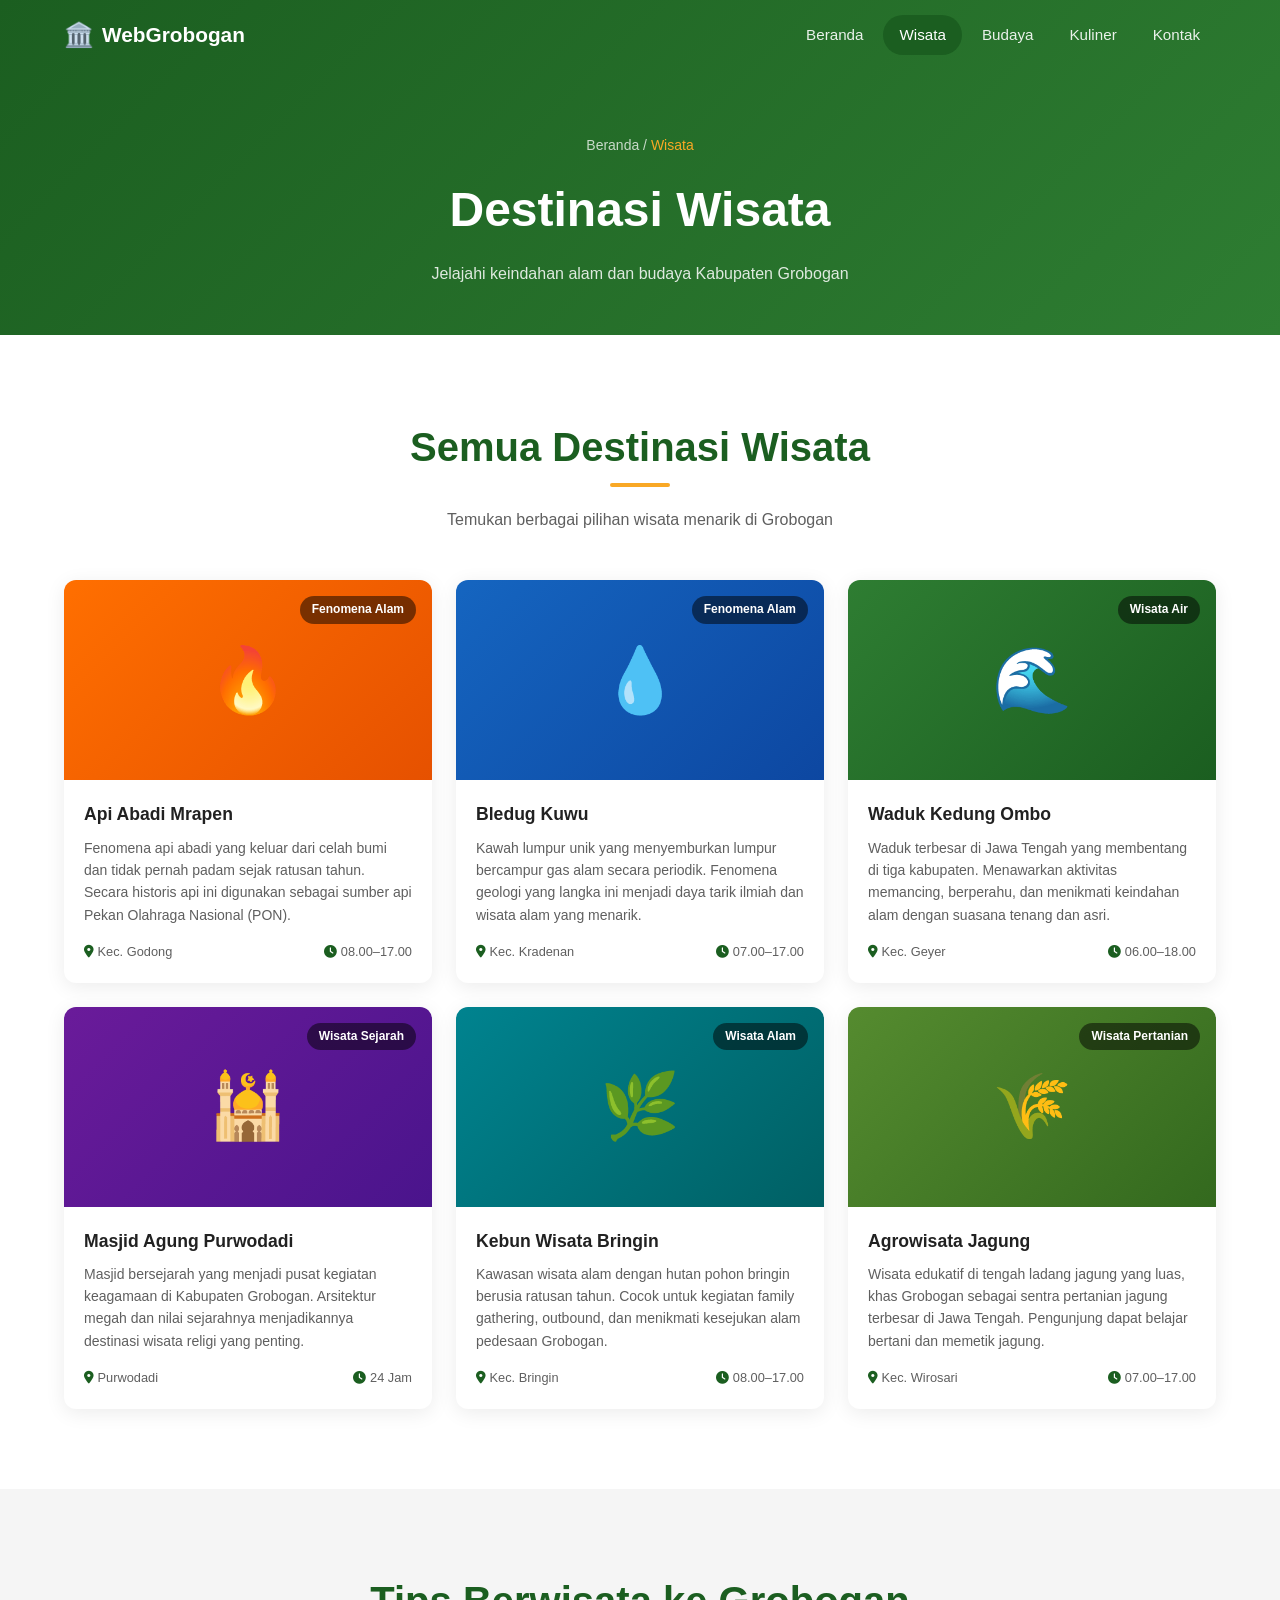
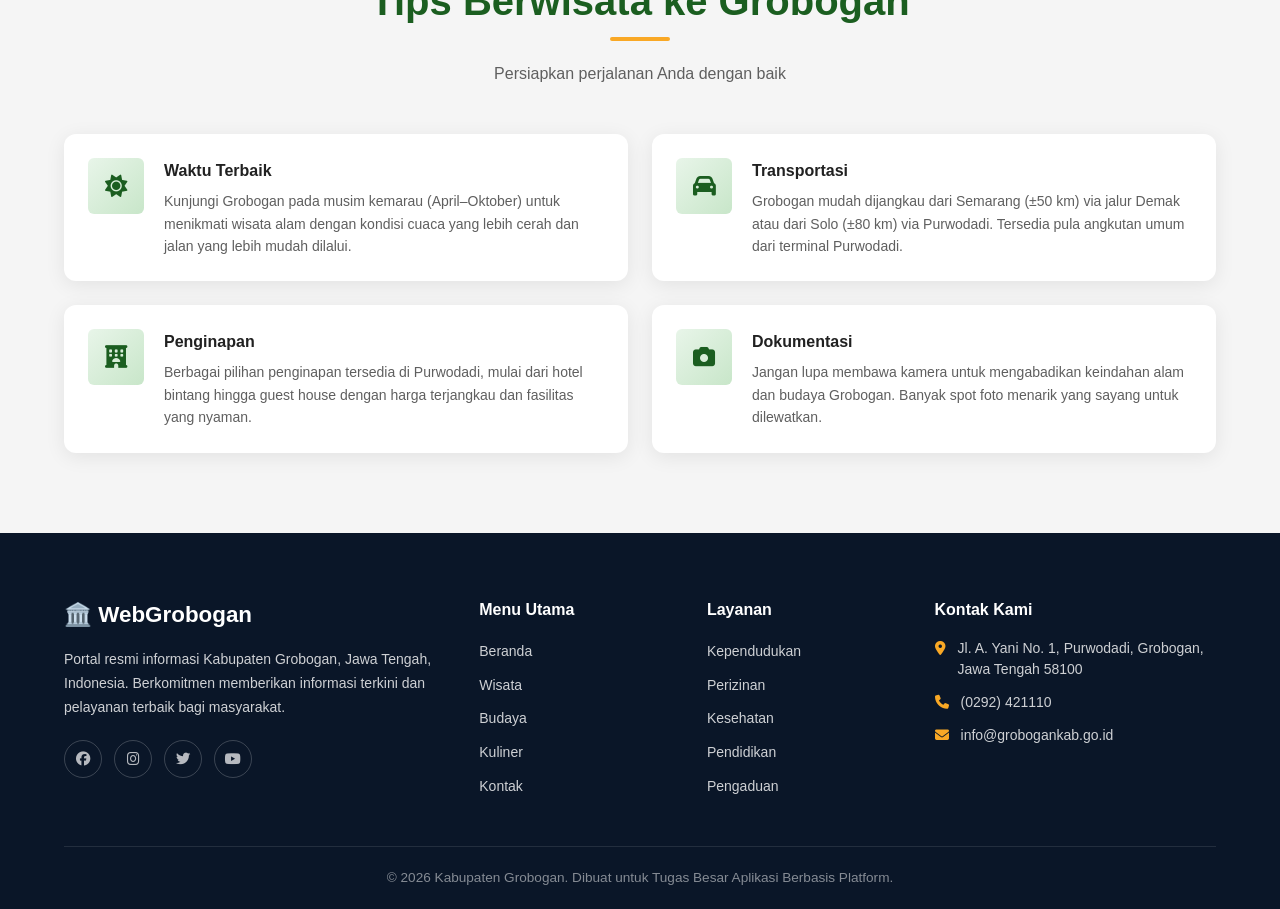
<file: wisata.html>
<!DOCTYPE html>
<html lang="id">
<head>
  <meta charset="UTF-8" />
  <meta name="viewport" content="width=device-width, initial-scale=1.0" />
  <title>Wisata - Web Grobogan</title>
  <link rel="stylesheet" href="assets/css/style.css" />
  <link rel="stylesheet" href="https://cdnjs.cloudflare.com/ajax/libs/font-awesome/6.4.0/css/all.min.css" />
</head>
<body>
  <!-- Navbar -->
  <header class="navbar scrolled" id="navbar">
    <div class="container navbar__inner">
      <a href="index.html" class="navbar__brand">
        <span class="navbar__brand-icon">🏛️</span>
        <span>Web<strong>Grobogan</strong></span>
      </a>
      <button class="navbar__toggle" id="navToggle" aria-label="Toggle navigation">
        <i class="fas fa-bars"></i>
      </button>
      <nav class="navbar__menu" id="navMenu">
        <a href="index.html" class="navbar__link">Beranda</a>
        <a href="wisata.html" class="navbar__link active">Wisata</a>
        <a href="budaya.html" class="navbar__link">Budaya</a>
        <a href="kuliner.html" class="navbar__link">Kuliner</a>
        <a href="kontak.html" class="navbar__link">Kontak</a>
      </nav>
    </div>
  </header>

  <!-- Page Hero -->
  <section class="page-hero">
    <div class="container">
      <div class="breadcrumb">
        <a href="index.html">Beranda</a> /
        <span>Wisata</span>
      </div>
      <h1 class="page-hero__title">Destinasi Wisata</h1>
      <p class="page-hero__subtitle">Jelajahi keindahan alam dan budaya Kabupaten Grobogan</p>
    </div>
  </section>

  <!-- Wisata Section -->
  <section class="section">
    <div class="container">
      <div class="section__header">
        <h2 class="section__title">Semua Destinasi Wisata</h2>
        <p class="section__subtitle">Temukan berbagai pilihan wisata menarik di Grobogan</p>
      </div>

      <div class="wisata-grid">
        <!-- Wisata 1 -->
        <div class="wisata-card">
          <div class="wisata-card__img wisata-card__img--1">
            🔥
            <span class="wisata-card__tag">Fenomena Alam</span>
          </div>
          <div class="wisata-card__body">
            <h3>Api Abadi Mrapen</h3>
            <p>Fenomena api abadi yang keluar dari celah bumi dan tidak pernah padam sejak ratusan tahun. Secara historis api ini digunakan sebagai sumber api Pekan Olahraga Nasional (PON).</p>
            <div class="wisata-card__footer">
              <span><i class="fas fa-map-marker-alt"></i> Kec. Godong</span>
              <span><i class="fas fa-clock"></i> 08.00–17.00</span>
            </div>
          </div>
        </div>

        <!-- Wisata 2 -->
        <div class="wisata-card">
          <div class="wisata-card__img wisata-card__img--2">
            💧
            <span class="wisata-card__tag">Fenomena Alam</span>
          </div>
          <div class="wisata-card__body">
            <h3>Bledug Kuwu</h3>
            <p>Kawah lumpur unik yang menyemburkan lumpur bercampur gas alam secara periodik. Fenomena geologi yang langka ini menjadi daya tarik ilmiah dan wisata alam yang menarik.</p>
            <div class="wisata-card__footer">
              <span><i class="fas fa-map-marker-alt"></i> Kec. Kradenan</span>
              <span><i class="fas fa-clock"></i> 07.00–17.00</span>
            </div>
          </div>
        </div>

        <!-- Wisata 3 -->
        <div class="wisata-card">
          <div class="wisata-card__img wisata-card__img--3">
            🌊
            <span class="wisata-card__tag">Wisata Air</span>
          </div>
          <div class="wisata-card__body">
            <h3>Waduk Kedung Ombo</h3>
            <p>Waduk terbesar di Jawa Tengah yang membentang di tiga kabupaten. Menawarkan aktivitas memancing, berperahu, dan menikmati keindahan alam dengan suasana tenang dan asri.</p>
            <div class="wisata-card__footer">
              <span><i class="fas fa-map-marker-alt"></i> Kec. Geyer</span>
              <span><i class="fas fa-clock"></i> 06.00–18.00</span>
            </div>
          </div>
        </div>

        <!-- Wisata 4 -->
        <div class="wisata-card">
          <div class="wisata-card__img wisata-card__img--4">
            🕌
            <span class="wisata-card__tag">Wisata Sejarah</span>
          </div>
          <div class="wisata-card__body">
            <h3>Masjid Agung Purwodadi</h3>
            <p>Masjid bersejarah yang menjadi pusat kegiatan keagamaan di Kabupaten Grobogan. Arsitektur megah dan nilai sejarahnya menjadikannya destinasi wisata religi yang penting.</p>
            <div class="wisata-card__footer">
              <span><i class="fas fa-map-marker-alt"></i> Purwodadi</span>
              <span><i class="fas fa-clock"></i> 24 Jam</span>
            </div>
          </div>
        </div>

        <!-- Wisata 5 -->
        <div class="wisata-card">
          <div class="wisata-card__img wisata-card__img--5">
            🌿
            <span class="wisata-card__tag">Wisata Alam</span>
          </div>
          <div class="wisata-card__body">
            <h3>Kebun Wisata Bringin</h3>
            <p>Kawasan wisata alam dengan hutan pohon bringin berusia ratusan tahun. Cocok untuk kegiatan family gathering, outbound, dan menikmati kesejukan alam pedesaan Grobogan.</p>
            <div class="wisata-card__footer">
              <span><i class="fas fa-map-marker-alt"></i> Kec. Bringin</span>
              <span><i class="fas fa-clock"></i> 08.00–17.00</span>
            </div>
          </div>
        </div>

        <!-- Wisata 6 -->
        <div class="wisata-card">
          <div class="wisata-card__img wisata-card__img--6">
            🌾
            <span class="wisata-card__tag">Wisata Pertanian</span>
          </div>
          <div class="wisata-card__body">
            <h3>Agrowisata Jagung</h3>
            <p>Wisata edukatif di tengah ladang jagung yang luas, khas Grobogan sebagai sentra pertanian jagung terbesar di Jawa Tengah. Pengunjung dapat belajar bertani dan memetik jagung.</p>
            <div class="wisata-card__footer">
              <span><i class="fas fa-map-marker-alt"></i> Kec. Wirosari</span>
              <span><i class="fas fa-clock"></i> 07.00–17.00</span>
            </div>
          </div>
        </div>
      </div>
    </div>
  </section>

  <!-- Tips Wisata -->
  <section class="section section--gray">
    <div class="container">
      <div class="section__header">
        <h2 class="section__title">Tips Berwisata ke Grobogan</h2>
        <p class="section__subtitle">Persiapkan perjalanan Anda dengan baik</p>
      </div>
      <div class="budaya__grid">
        <div class="budaya-item">
          <div class="budaya-item__icon"><i class="fas fa-sun"></i></div>
          <div class="budaya-item__content">
            <h4>Waktu Terbaik</h4>
            <p>Kunjungi Grobogan pada musim kemarau (April–Oktober) untuk menikmati wisata alam dengan kondisi cuaca yang lebih cerah dan jalan yang lebih mudah dilalui.</p>
          </div>
        </div>
        <div class="budaya-item">
          <div class="budaya-item__icon"><i class="fas fa-car"></i></div>
          <div class="budaya-item__content">
            <h4>Transportasi</h4>
            <p>Grobogan mudah dijangkau dari Semarang (±50 km) via jalur Demak atau dari Solo (±80 km) via Purwodadi. Tersedia pula angkutan umum dari terminal Purwodadi.</p>
          </div>
        </div>
        <div class="budaya-item">
          <div class="budaya-item__icon"><i class="fas fa-hotel"></i></div>
          <div class="budaya-item__content">
            <h4>Penginapan</h4>
            <p>Berbagai pilihan penginapan tersedia di Purwodadi, mulai dari hotel bintang hingga guest house dengan harga terjangkau dan fasilitas yang nyaman.</p>
          </div>
        </div>
        <div class="budaya-item">
          <div class="budaya-item__icon"><i class="fas fa-camera"></i></div>
          <div class="budaya-item__content">
            <h4>Dokumentasi</h4>
            <p>Jangan lupa membawa kamera untuk mengabadikan keindahan alam dan budaya Grobogan. Banyak spot foto menarik yang sayang untuk dilewatkan.</p>
          </div>
        </div>
      </div>
    </div>
  </section>

  <!-- Footer -->
  <footer class="footer">
    <div class="container">
      <div class="footer__grid">
        <div class="footer__brand">
          <h3>🏛️ WebGrobogan</h3>
          <p>Portal resmi informasi Kabupaten Grobogan, Jawa Tengah, Indonesia. Berkomitmen memberikan informasi terkini dan pelayanan terbaik bagi masyarakat.</p>
          <div class="footer__social">
            <a href="#" aria-label="Facebook"><i class="fab fa-facebook"></i></a>
            <a href="#" aria-label="Instagram"><i class="fab fa-instagram"></i></a>
            <a href="#" aria-label="Twitter"><i class="fab fa-twitter"></i></a>
            <a href="#" aria-label="YouTube"><i class="fab fa-youtube"></i></a>
          </div>
        </div>
        <div class="footer__links">
          <h4>Menu Utama</h4>
          <ul>
            <li><a href="index.html">Beranda</a></li>
            <li><a href="wisata.html">Wisata</a></li>
            <li><a href="budaya.html">Budaya</a></li>
            <li><a href="kuliner.html">Kuliner</a></li>
            <li><a href="kontak.html">Kontak</a></li>
          </ul>
        </div>
        <div class="footer__links">
          <h4>Layanan</h4>
          <ul>
            <li><a href="#">Kependudukan</a></li>
            <li><a href="#">Perizinan</a></li>
            <li><a href="#">Kesehatan</a></li>
            <li><a href="#">Pendidikan</a></li>
            <li><a href="#">Pengaduan</a></li>
          </ul>
        </div>
        <div class="footer__contact">
          <h4>Kontak Kami</h4>
          <p><i class="fas fa-map-marker-alt"></i> Jl. A. Yani No. 1, Purwodadi, Grobogan, Jawa Tengah 58100</p>
          <p><i class="fas fa-phone"></i> (0292) 421110</p>
          <p><i class="fas fa-envelope"></i> info@grobogankab.go.id</p>
        </div>
      </div>
      <div class="footer__bottom">
        <p>&copy; 2026 Kabupaten Grobogan. Dibuat untuk Tugas Besar Aplikasi Berbasis Platform.</p>
      </div>
    </div>
  </footer>

  <a href="#" class="back-to-top" id="backToTop" aria-label="Kembali ke atas">
    <i class="fas fa-chevron-up"></i>
  </a>

  <script src="assets/js/main.js"></script>
</body>
</html>
</file>
<file: style.css>
/* ============================================================
   Kabupaten Grobogan – style.css
   Palet: Biru, Oranye/Amber, Abu-abu, Putih  (no green)
   ============================================================ */

/* ── Custom Properties ─────────────────────────────────────── */
:root {
  /* Brand colours */
  --blue-950: #0c1b3a;
  --blue-900: #1a3060;
  --blue-800: #1e3a8a;
  --blue-700: #1d4ed8;
  --blue-600: #2563eb;
  --blue-500: #3b82f6;
  --blue-100: #dbeafe;
  --blue-50:  #eff6ff;

  --amber-600: #d97706;
  --amber-500: #f59e0b;
  --amber-400: #fbbf24;
  --amber-100: #fef3c7;
  --amber-50:  #fffbeb;

  --gray-900: #111827;
  --gray-800: #1f2937;
  --gray-700: #374151;
  --gray-600: #4b5563;
  --gray-500: #6b7280;
  --gray-400: #9ca3af;
  --gray-300: #d1d5db;
  --gray-200: #e5e7eb;
  --gray-100: #f3f4f6;
  --gray-50:  #f9fafb;

  --white: #ffffff;

  /* Semantic aliases */
  --color-primary:     var(--blue-700);
  --color-primary-dark: var(--blue-800);
  --color-accent:      var(--amber-500);
  --color-accent-dark: var(--amber-600);
  --color-text:        var(--gray-800);
  --color-text-light:  var(--gray-600);
  --color-bg:          var(--white);
  --color-bg-alt:      var(--gray-50);
  --color-border:      var(--gray-200);

  /* Typography */
  --font-sans: 'Inter', system-ui, -apple-system, BlinkMacSystemFont, 'Segoe UI', sans-serif;
  --font-size-base: 1rem;       /* 16px */
  --line-height-base: 1.625;

  /* Spacing */
  --space-1: 0.25rem;
  --space-2: 0.5rem;
  --space-3: 0.75rem;
  --space-4: 1rem;
  --space-5: 1.25rem;
  --space-6: 1.5rem;
  --space-8: 2rem;
  --space-10: 2.5rem;
  --space-12: 3rem;
  --space-16: 4rem;
  --space-20: 5rem;

  /* Radii */
  --radius-sm: 0.375rem;
  --radius-md: 0.75rem;
  --radius-lg: 1rem;
  --radius-xl: 1.5rem;
  --radius-full: 9999px;

  /* Shadows */
  --shadow-sm: 0 1px 3px rgba(0,0,0,.08), 0 1px 2px rgba(0,0,0,.05);
  --shadow-md: 0 4px 16px rgba(0,0,0,.10), 0 2px 6px rgba(0,0,0,.06);
  --shadow-lg: 0 10px 40px rgba(0,0,0,.12), 0 4px 12px rgba(0,0,0,.07);

  /* Transition */
  --transition: 200ms cubic-bezier(.4,0,.2,1);

  /* Layout */
  --max-width: 1200px;
  --header-h: 72px;
}

/* ── Reset & Base ───────────────────────────────────────────── */
*,
*::before,
*::after { box-sizing: border-box; margin: 0; padding: 0; }

html { scroll-behavior: smooth; font-size: var(--font-size-base); }

body {
  font-family: var(--font-sans);
  font-size: var(--font-size-base);
  line-height: var(--line-height-base);
  color: var(--color-text);
  background: var(--color-bg);
  -webkit-font-smoothing: antialiased;
}

img, svg { display: block; max-width: 100%; }
a { color: inherit; text-decoration: none; }
ul { list-style: none; }
button { cursor: pointer; font-family: inherit; }
input, textarea, button { font-family: inherit; font-size: inherit; }

/* Focus visible ring */
:focus-visible {
  outline: 3px solid var(--blue-500);
  outline-offset: 3px;
  border-radius: var(--radius-sm);
}

/* ── Layout Helper ──────────────────────────────────────────── */
.container {
  width: 100%;
  max-width: var(--max-width);
  margin-inline: auto;
  padding-inline: var(--space-6);
}

/* ── Buttons ────────────────────────────────────────────────── */
.btn {
  display: inline-flex;
  align-items: center;
  gap: var(--space-2);
  padding: 0.65rem 1.5rem;
  border-radius: var(--radius-full);
  font-weight: 600;
  font-size: 0.9375rem;
  line-height: 1.4;
  transition: background var(--transition), color var(--transition),
              box-shadow var(--transition), transform var(--transition);
  border: 2px solid transparent;
  text-decoration: none;
  white-space: nowrap;
}
.btn:active { transform: scale(0.97); }

.btn-primary {
  background: var(--color-primary);
  color: var(--white);
  border-color: var(--color-primary);
}
.btn-primary:hover {
  background: var(--color-primary-dark);
  border-color: var(--color-primary-dark);
  box-shadow: 0 4px 14px rgba(37,99,235,.35);
}

.btn-outline {
  background: transparent;
  color: var(--color-primary);
  border-color: var(--color-primary);
}
.btn-outline:hover {
  background: var(--blue-50);
}

.btn-outline-light {
  background: transparent;
  color: var(--white);
  border-color: rgba(255,255,255,.6);
}
.btn-outline-light:hover {
  background: rgba(255,255,255,.12);
  border-color: var(--white);
}

.btn-nav {
  background: var(--color-accent);
  color: var(--gray-900);
  border-color: var(--color-accent);
  padding: 0.5rem 1.25rem;
  font-size: 0.875rem;
}
.btn-nav:hover {
  background: var(--color-accent-dark);
  border-color: var(--color-accent-dark);
  box-shadow: 0 4px 12px rgba(245,158,11,.35);
}

.btn-full { width: 100%; justify-content: center; }

/* ── Site Header ────────────────────────────────────────────── */
.site-header {
  position: fixed;
  inset-block-start: 0;
  inset-inline: 0;
  z-index: 1000;
  height: var(--header-h);
  background: var(--blue-950);
  transition: box-shadow var(--transition);
}
.site-header.scrolled {
  box-shadow: 0 2px 20px rgba(0,0,0,.25);
}

.header-inner {
  height: 100%;
  display: flex;
  align-items: center;
  justify-content: space-between;
  gap: var(--space-6);
}

/* Logo */
.logo {
  display: flex;
  align-items: center;
  gap: var(--space-3);
  color: var(--white);
  flex-shrink: 0;
}
.logo-icon { font-size: 1.75rem; }
.logo-text {
  font-size: 1.0625rem;
  font-weight: 500;
  letter-spacing: -0.01em;
  color: var(--gray-300);
}
.logo-text strong {
  color: var(--white);
  font-weight: 700;
}

/* Main nav */
.main-nav ul {
  display: flex;
  align-items: center;
  gap: var(--space-2);
}
.main-nav a {
  color: var(--gray-300);
  font-size: 0.9375rem;
  font-weight: 500;
  padding: var(--space-2) var(--space-3);
  border-radius: var(--radius-sm);
  transition: color var(--transition), background var(--transition);
}
.main-nav a:hover {
  color: var(--white);
  background: rgba(255,255,255,.08);
}

/* Hamburger */
.nav-toggle {
  display: none;
  flex-direction: column;
  justify-content: center;
  gap: 5px;
  width: 40px;
  height: 40px;
  background: none;
  border: none;
  padding: 6px;
  border-radius: var(--radius-sm);
}
.nav-toggle span {
  display: block;
  height: 2px;
  background: var(--white);
  border-radius: 2px;
  transition: transform var(--transition), opacity var(--transition);
}

/* ── Hero Section ───────────────────────────────────────────── */
.hero {
  position: relative;
  min-height: 100vh;
  display: flex;
  align-items: center;
  padding-block: calc(var(--header-h) + var(--space-16)) var(--space-20);
  overflow: hidden;
  color: var(--white);
}

.hero-bg {
  position: absolute;
  inset: 0;
  background:
    radial-gradient(ellipse 80% 60% at 70% 40%, rgba(37,99,235,.35) 0%, transparent 70%),
    linear-gradient(135deg, var(--blue-950) 0%, #0f2252 40%, #16204a 100%);
  z-index: 0;
}
.hero-bg::after {
  content: '';
  position: absolute;
  inset: 0;
  background-image:
    radial-gradient(circle at 20% 80%, rgba(245,158,11,.08) 0%, transparent 50%),
    url("data:image/svg+xml,%3Csvg width='60' height='60' viewBox='0 0 60 60' xmlns='http://www.w3.org/2000/svg'%3E%3Cg fill='none' fill-rule='evenodd'%3E%3Cg fill='%23ffffff' fill-opacity='0.03'%3E%3Cpath d='M36 34v-4h-2v4h-4v2h4v4h2v-4h4v-2h-4zm0-30V0h-2v4h-4v2h4v4h2V6h4V4h-4zM6 34v-4H4v4H0v2h4v4h2v-4h4v-2H6zM6 4V0H4v4H0v2h4v4h2V6h4V4H6z'/%3E%3C/g%3E%3C/g%3E%3C/svg%3E");
}

.hero-content {
  position: relative;
  z-index: 1;
  max-width: 680px;
}

.badge {
  display: inline-flex;
  align-items: center;
  gap: var(--space-2);
  background: rgba(245,158,11,.18);
  color: var(--amber-400);
  border: 1px solid rgba(245,158,11,.3);
  padding: var(--space-1) var(--space-4);
  border-radius: var(--radius-full);
  font-size: 0.8125rem;
  font-weight: 600;
  letter-spacing: .04em;
  text-transform: uppercase;
  margin-block-end: var(--space-5);
}

.hero h1 {
  font-size: clamp(2.5rem, 6vw, 4rem);
  font-weight: 800;
  line-height: 1.1;
  letter-spacing: -0.03em;
  margin-block-end: var(--space-5);
  color: var(--white);
}
.hero h1 .highlight {
  color: var(--amber-400);
  position: relative;
}

.hero-sub {
  font-size: 1.125rem;
  color: rgba(255,255,255,.75);
  max-width: 540px;
  margin-block-end: var(--space-8);
  line-height: 1.75;
}

.hero-actions {
  display: flex;
  flex-wrap: wrap;
  gap: var(--space-4);
  margin-block-end: var(--space-12);
}

.hero-stats {
  display: flex;
  gap: var(--space-8);
  flex-wrap: wrap;
}
.stat { display: flex; flex-direction: column; }
.stat-num {
  font-size: 2rem;
  font-weight: 800;
  color: var(--amber-400);
  letter-spacing: -0.02em;
  line-height: 1;
}
.stat-label {
  font-size: 0.8125rem;
  color: rgba(255,255,255,.6);
  margin-block-start: var(--space-1);
  text-transform: uppercase;
  letter-spacing: .06em;
}

/* ── Sections ───────────────────────────────────────────────── */
.section {
  padding-block: var(--space-20);
}
.section-alt {
  background: var(--color-bg-alt);
}

.section-header {
  text-align: center;
  margin-block-end: var(--space-12);
}
.section-label {
  display: inline-block;
  background: var(--blue-50);
  color: var(--blue-700);
  border: 1px solid var(--blue-100);
  padding: var(--space-1) var(--space-4);
  border-radius: var(--radius-full);
  font-size: 0.8125rem;
  font-weight: 600;
  letter-spacing: .04em;
  text-transform: uppercase;
  margin-block-end: var(--space-3);
}
.section-header h2 {
  font-size: clamp(1.75rem, 4vw, 2.5rem);
  font-weight: 800;
  color: var(--gray-900);
  letter-spacing: -0.025em;
  margin-block-end: var(--space-4);
}
.section-desc {
  color: var(--color-text-light);
  font-size: 1.0625rem;
  max-width: 560px;
  margin-inline: auto;
  line-height: 1.75;
}

.section-cta {
  text-align: center;
  margin-block-start: var(--space-10);
}

/* ── Card Grid ──────────────────────────────────────────────── */
.cards-grid {
  display: grid;
  gap: var(--space-6);
}
.cards-3 { grid-template-columns: repeat(3, 1fr); }
.cards-4 { grid-template-columns: repeat(4, 1fr); }

/* ── Card Base ──────────────────────────────────────────────── */
.card {
  background: var(--white);
  border: 1px solid var(--color-border);
  border-radius: var(--radius-lg);
  transition: box-shadow var(--transition), transform var(--transition);
  overflow: hidden;
}
.card:hover {
  box-shadow: var(--shadow-lg);
  transform: translateY(-4px);
}
.section-alt .card {
  background: var(--white);
}

/* Icon cards (about section) */
.card-icon {
  padding: var(--space-8);
  text-align: center;
}
.card-icon-wrap {
  font-size: 3rem;
  margin-block-end: var(--space-4);
  display: block;
}
.card-icon h3 {
  font-size: 1.125rem;
  font-weight: 700;
  color: var(--gray-900);
  margin-block-end: var(--space-3);
}
.card-icon p {
  color: var(--color-text-light);
  font-size: 0.9375rem;
  line-height: 1.7;
}

/* Service cards */
.card-service {
  padding: var(--space-6);
  display: flex;
  flex-direction: column;
  gap: var(--space-3);
}
.service-icon {
  font-size: 2.25rem;
  margin-block-end: var(--space-2);
}
.card-service h3 {
  font-size: 1.0625rem;
  font-weight: 700;
  color: var(--gray-900);
}
.card-service p {
  color: var(--color-text-light);
  font-size: 0.9rem;
  line-height: 1.65;
  flex: 1;
}

/* Destination cards */
.card-destination { display: flex; flex-direction: column; }
.dest-img {
  height: 200px;
  flex-shrink: 0;
  background-size: cover;
  background-position: center;
}
/* Placeholder gradients */
.dest-img-1 {
  background: linear-gradient(135deg, #c2410c 0%, #92400e 50%, #78350f 100%);
}
.dest-img-2 {
  background: linear-gradient(135deg, #1d4ed8 0%, #1e40af 50%, #0c1b3a 100%);
}
.dest-img-3 {
  background: linear-gradient(135deg, #4b5563 0%, #374151 50%, #111827 100%);
}
/* Add subtle labels inside placeholder images */
.dest-img::after {
  content: attr(aria-label);
  display: flex;
  align-items: flex-end;
  padding: var(--space-3);
  height: 100%;
  color: rgba(255,255,255,.65);
  font-size: 0.75rem;
  font-style: italic;
}

.card-body { padding: var(--space-6); flex: 1; display: flex; flex-direction: column; gap: var(--space-3); }
.dest-tag {
  display: inline-block;
  background: var(--amber-100);
  color: var(--amber-600);
  padding: 2px var(--space-3);
  border-radius: var(--radius-full);
  font-size: 0.75rem;
  font-weight: 600;
  letter-spacing: .04em;
  text-transform: uppercase;
  align-self: flex-start;
}
.card-body h3 {
  font-size: 1.125rem;
  font-weight: 700;
  color: var(--gray-900);
}
.card-body p {
  color: var(--color-text-light);
  font-size: 0.9rem;
  line-height: 1.65;
  flex: 1;
}

/* News cards */
.card-news {
  padding: var(--space-6);
  display: flex;
  flex-direction: column;
  gap: var(--space-3);
  border-top: 3px solid var(--blue-600);
}
.news-date {
  display: flex;
  align-items: baseline;
  gap: var(--space-2);
  flex-wrap: wrap;
}
.news-day {
  font-size: 2rem;
  font-weight: 800;
  color: var(--blue-700);
  line-height: 1;
}
.news-month {
  font-size: 0.8125rem;
  color: var(--color-text-light);
  font-weight: 500;
}
.news-tag {
  display: inline-block;
  background: var(--blue-50);
  color: var(--blue-700);
  padding: 2px var(--space-3);
  border-radius: var(--radius-full);
  font-size: 0.75rem;
  font-weight: 600;
  letter-spacing: .04em;
  text-transform: uppercase;
  align-self: flex-start;
}
.card-news h3 {
  font-size: 1rem;
  font-weight: 700;
  color: var(--gray-900);
  line-height: 1.5;
}
.card-news p {
  color: var(--color-text-light);
  font-size: 0.9rem;
  line-height: 1.65;
  flex: 1;
}

/* Shared card link */
.card-link {
  display: inline-flex;
  align-items: center;
  gap: var(--space-1);
  color: var(--color-primary);
  font-size: 0.875rem;
  font-weight: 600;
  margin-block-start: auto;
  transition: color var(--transition), gap var(--transition);
}
.card-link:hover { color: var(--color-primary-dark); gap: var(--space-2); }

/* ── CTA Banner ─────────────────────────────────────────────── */
.section-cta-banner {
  background: linear-gradient(135deg, var(--blue-800) 0%, var(--blue-950) 100%);
  padding-block: var(--space-16);
  color: var(--white);
}
.cta-inner {
  display: flex;
  align-items: center;
  justify-content: space-between;
  gap: var(--space-8);
  flex-wrap: wrap;
}
.cta-text h2 {
  font-size: clamp(1.5rem, 3vw, 2rem);
  font-weight: 800;
  letter-spacing: -0.02em;
  margin-block-end: var(--space-2);
}
.cta-text p {
  color: rgba(255,255,255,.75);
  font-size: 1.0625rem;
  max-width: 420px;
}
.cta-actions {
  display: flex;
  flex-wrap: wrap;
  gap: var(--space-4);
  flex-shrink: 0;
}

/* ── Contact Section ────────────────────────────────────────── */
.contact-grid {
  display: grid;
  grid-template-columns: 1fr 1.25fr;
  gap: var(--space-10);
}
.contact-info h3,
.contact-form h3 {
  font-size: 1.375rem;
  font-weight: 700;
  color: var(--gray-900);
  margin-block-end: var(--space-6);
}
.contact-list {
  display: flex;
  flex-direction: column;
  gap: var(--space-5);
}
.contact-list li {
  display: flex;
  gap: var(--space-4);
  align-items: flex-start;
}
.contact-icon {
  font-size: 1.375rem;
  flex-shrink: 0;
  margin-block-start: 2px;
}
.contact-list strong {
  display: block;
  font-weight: 600;
  color: var(--gray-900);
  margin-block-end: var(--space-1);
  font-size: 0.9375rem;
}
.contact-list p {
  color: var(--color-text-light);
  font-size: 0.9375rem;
}

/* Contact form */
.contact-form {
  background: var(--white);
  border: 1px solid var(--color-border);
  border-radius: var(--radius-xl);
  padding: var(--space-8);
  box-shadow: var(--shadow-sm);
}
.form-group {
  display: flex;
  flex-direction: column;
  gap: var(--space-2);
  margin-block-end: var(--space-5);
}
.form-group label {
  font-size: 0.9375rem;
  font-weight: 600;
  color: var(--gray-700);
}
.form-group input,
.form-group textarea {
  padding: 0.7rem 1rem;
  border: 2px solid var(--color-border);
  border-radius: var(--radius-md);
  background: var(--color-bg);
  color: var(--color-text);
  font-size: 0.9375rem;
  transition: border-color var(--transition), box-shadow var(--transition);
  resize: vertical;
}
.form-group input:focus,
.form-group textarea:focus {
  outline: none;
  border-color: var(--blue-500);
  box-shadow: 0 0 0 3px rgba(59,130,246,.15);
}
.form-group input::placeholder,
.form-group textarea::placeholder {
  color: var(--gray-400);
}

/* ── Site Footer ────────────────────────────────────────────── */
.site-footer {
  background: var(--blue-950);
  color: var(--gray-300);
  padding-block-start: var(--space-16);
}

.footer-grid {
  display: grid;
  grid-template-columns: 1.5fr 1fr 1fr 1fr;
  gap: var(--space-10);
  padding-block-end: var(--space-12);
  border-bottom: 1px solid rgba(255,255,255,.1);
}

.footer-brand .logo-footer {
  margin-block-end: var(--space-4);
}
.footer-brand p {
  font-size: 0.9rem;
  line-height: 1.7;
  color: rgba(255,255,255,.55);
  margin-block-end: var(--space-5);
  max-width: 280px;
}
.social-links {
  display: flex;
  gap: var(--space-3);
}
.social-links a {
  display: inline-flex;
  align-items: center;
  justify-content: center;
  width: 38px;
  height: 38px;
  background: rgba(255,255,255,.08);
  border-radius: var(--radius-md);
  font-size: 1.125rem;
  transition: background var(--transition), transform var(--transition);
}
.social-links a:hover {
  background: var(--blue-700);
  transform: translateY(-2px);
}

.footer-links h4 {
  font-size: 0.875rem;
  font-weight: 700;
  color: var(--white);
  letter-spacing: .04em;
  text-transform: uppercase;
  margin-block-end: var(--space-5);
}
.footer-links ul {
  display: flex;
  flex-direction: column;
  gap: var(--space-3);
}
.footer-links a {
  color: rgba(255,255,255,.55);
  font-size: 0.9375rem;
  transition: color var(--transition), padding-left var(--transition);
}
.footer-links a:hover {
  color: var(--amber-400);
  padding-left: var(--space-2);
}

.footer-bottom {
  padding-block: var(--space-5);
}
.footer-bottom-inner {
  display: flex;
  align-items: center;
  justify-content: space-between;
  flex-wrap: wrap;
  gap: var(--space-4);
}
.footer-bottom p {
  font-size: 0.875rem;
  color: rgba(255,255,255,.45);
}
.footer-bottom a {
  color: rgba(255,255,255,.55);
  transition: color var(--transition);
}
.footer-bottom a:hover { color: var(--amber-400); }

/* ── Responsive ─────────────────────────────────────────────── */

/* Tablet: ≤ 1024px */
@media (max-width: 1024px) {
  .cards-4 { grid-template-columns: repeat(2, 1fr); }
  .footer-grid { grid-template-columns: repeat(2, 1fr); }
  .contact-grid { grid-template-columns: 1fr; }
}

/* Tablet portrait / large mobile: ≤ 768px */
@media (max-width: 768px) {
  :root { --header-h: 64px; }

  /* Nav hamburger */
  .nav-toggle { display: flex; }
  .main-nav {
    position: fixed;
    inset-block-start: var(--header-h);
    inset-inline: 0;
    background: var(--blue-900);
    padding: var(--space-6);
    transform: translateY(-110%);
    opacity: 0;
    transition: transform var(--transition), opacity var(--transition);
    border-block-end: 1px solid rgba(255,255,255,.08);
    box-shadow: 0 12px 30px rgba(0,0,0,.3);
  }
  .main-nav.is-open {
    transform: translateY(0);
    opacity: 1;
  }
  .main-nav ul {
    flex-direction: column;
    align-items: stretch;
    gap: var(--space-2);
  }
  .main-nav a {
    display: block;
    padding: var(--space-3) var(--space-4);
    border-radius: var(--radius-md);
  }
  .btn-nav { text-align: center; }

  /* Cards */
  .cards-3, .cards-4 { grid-template-columns: 1fr; }

  /* Hero */
  .hero h1 { font-size: 2.25rem; }
  .hero-stats { gap: var(--space-6); }
  .stat-num { font-size: 1.625rem; }

  /* CTA banner */
  .cta-inner { flex-direction: column; align-items: flex-start; }

  /* Footer */
  .footer-grid { grid-template-columns: 1fr; gap: var(--space-8); }
  .footer-bottom-inner { flex-direction: column; align-items: flex-start; gap: var(--space-2); }
}

/* Small mobile: ≤ 480px */
@media (max-width: 480px) {
  :root { --space-20: 3.5rem; }

  .container { padding-inline: var(--space-4); }
  .hero { padding-block: calc(var(--header-h) + var(--space-10)) var(--space-12); }
  .hero h1 { font-size: 1.875rem; }
  .hero-sub { font-size: 1rem; }
  .hero-actions { flex-direction: column; }
  .hero-actions .btn { text-align: center; justify-content: center; }

  .section-header h2 { font-size: 1.5rem; }

  .contact-form { padding: var(--space-5); }

  .cta-actions { flex-direction: column; width: 100%; }
  .cta-actions .btn { width: 100%; justify-content: center; }
}
</file>
<file: assets/css/style.css>
/* =============================================
   WebGrobogan - Main Stylesheet
   ============================================= */

/* ---------- CSS Variables ---------- */
:root {
  --color-primary: #1b5e20;
  --color-primary-light: #2e7d32;
  --color-primary-dark: #003300;
  --color-accent: #f9a825;
  --color-accent-dark: #c17900;
  --color-text: #212121;
  --color-text-light: #5f5f5f;
  --color-bg: #ffffff;
  --color-bg-gray: #f5f5f5;
  --color-border: #e0e0e0;
  --color-white: #ffffff;
  --font-sans: 'Segoe UI', Tahoma, Geneva, Verdana, sans-serif;
  --radius: 12px;
  --radius-sm: 6px;
  --shadow: 0 4px 20px rgba(0, 0, 0, 0.08);
  --shadow-md: 0 8px 30px rgba(0, 0, 0, 0.12);
  --transition: all 0.3s ease;
  --navbar-h: 70px;
}

/* ---------- Reset ---------- */
*, *::before, *::after { box-sizing: border-box; margin: 0; padding: 0; }
html { scroll-behavior: smooth; font-size: 16px; }
body {
  font-family: var(--font-sans);
  color: var(--color-text);
  background: var(--color-bg);
  line-height: 1.6;
}
a { text-decoration: none; color: inherit; }
ul { list-style: none; }
img { max-width: 100%; display: block; }
button { cursor: pointer; border: none; background: none; }

/* ---------- Utility ---------- */
.container { max-width: 1200px; margin: 0 auto; padding: 0 1.5rem; }
.text-center { text-align: center; }
.mt-4 { margin-top: 2rem; }

/* ---------- Buttons ---------- */
.btn {
  display: inline-flex;
  align-items: center;
  gap: 0.5rem;
  padding: 0.75rem 1.75rem;
  border-radius: 50px;
  font-size: 0.95rem;
  font-weight: 600;
  transition: var(--transition);
  cursor: pointer;
}
.btn--primary {
  background: var(--color-primary);
  color: var(--color-white);
}
.btn--primary:hover {
  background: var(--color-primary-light);
  transform: translateY(-2px);
  box-shadow: 0 6px 20px rgba(27, 94, 32, 0.35);
}
.btn--outline {
  background: transparent;
  color: var(--color-white);
  border: 2px solid var(--color-white);
}
.btn--outline:hover {
  background: var(--color-white);
  color: var(--color-primary);
  transform: translateY(-2px);
}
.btn--accent {
  background: var(--color-accent);
  color: var(--color-text);
}
.btn--accent:hover {
  background: var(--color-accent-dark);
  color: var(--color-white);
  transform: translateY(-2px);
}

/* ---------- Navbar ---------- */
.navbar {
  position: fixed;
  top: 0; left: 0; right: 0;
  height: var(--navbar-h);
  background: transparent;
  z-index: 1000;
  transition: var(--transition);
}
.navbar.scrolled {
  background: var(--color-white);
  box-shadow: 0 2px 20px rgba(0, 0, 0, 0.1);
}
.navbar__inner {
  display: flex;
  align-items: center;
  justify-content: space-between;
  height: 100%;
}
.navbar__brand {
  display: flex;
  align-items: center;
  gap: 0.5rem;
  font-size: 1.3rem;
  font-weight: 700;
  color: var(--color-white);
  transition: var(--transition);
}
.navbar.scrolled .navbar__brand { color: var(--color-primary); }
.navbar__brand-icon { font-size: 1.5rem; }
.navbar__menu {
  display: flex;
  align-items: center;
  gap: 0.25rem;
}
.navbar__link {
  padding: 0.5rem 1rem;
  border-radius: 50px;
  font-size: 0.95rem;
  font-weight: 500;
  color: rgba(255,255,255,0.9);
  transition: var(--transition);
}
.navbar.scrolled .navbar__link { color: var(--color-text); }
.navbar__link:hover,
.navbar__link.active {
  background: var(--color-primary);
  color: var(--color-white) !important;
}
.navbar__toggle {
  display: none;
  color: var(--color-white);
  font-size: 1.5rem;
  transition: var(--transition);
}
.navbar.scrolled .navbar__toggle { color: var(--color-text); }

/* ---------- Hero ---------- */
.hero {
  position: relative;
  height: 100vh;
  min-height: 600px;
  display: flex;
  align-items: center;
  background: linear-gradient(135deg, #1b5e20 0%, #2e7d32 40%, #388e3c 70%, #1a237e 100%);
  overflow: hidden;
}
.hero::before {
  content: '';
  position: absolute;
  inset: 0;
  background: url("data:image/svg+xml,%3Csvg width='60' height='60' viewBox='0 0 60 60' xmlns='http://www.w3.org/2000/svg'%3E%3Cg fill='none' fill-rule='evenodd'%3E%3Cg fill='%23ffffff' fill-opacity='0.04'%3E%3Cpath d='M36 34v-4h-2v4h-4v2h4v4h2v-4h4v-2h-4zm0-30V0h-2v4h-4v2h4v4h2V6h4V4h-4zM6 34v-4H4v4H0v2h4v4h2v-4h4v-2H6zM6 4V0H4v4H0v2h4v4h2V6h4V4H6z'/%3E%3C/g%3E%3C/g%3E%3C/svg%3E");
}
.hero__overlay {
  position: absolute;
  inset: 0;
  background: rgba(0, 0, 0, 0.25);
}
.hero__content {
  position: relative;
  z-index: 2;
  max-width: 700px;
}
.hero__badge {
  display: inline-block;
  padding: 0.35rem 1rem;
  background: rgba(255,255,255,0.2);
  border: 1px solid rgba(255,255,255,0.4);
  border-radius: 50px;
  color: var(--color-white);
  font-size: 0.85rem;
  font-weight: 600;
  letter-spacing: 0.05em;
  text-transform: uppercase;
  margin-bottom: 1.25rem;
  backdrop-filter: blur(4px);
}
.hero__title {
  font-size: clamp(2.5rem, 6vw, 4rem);
  font-weight: 800;
  color: var(--color-white);
  line-height: 1.15;
  margin-bottom: 1.25rem;
}
.hero__title span {
  color: var(--color-accent);
}
.hero__subtitle {
  font-size: 1.1rem;
  color: rgba(255,255,255,0.85);
  margin-bottom: 2rem;
  max-width: 560px;
}
.hero__actions {
  display: flex;
  flex-wrap: wrap;
  gap: 1rem;
}
.hero__scroll {
  position: absolute;
  bottom: 2rem;
  left: 50%;
  transform: translateX(-50%);
  z-index: 2;
}
.hero__scroll a {
  display: flex;
  align-items: center;
  justify-content: center;
  width: 44px; height: 44px;
  border-radius: 50%;
  border: 2px solid rgba(255,255,255,0.5);
  color: var(--color-white);
  font-size: 1rem;
  animation: bounce 2s infinite;
  transition: var(--transition);
}
.hero__scroll a:hover {
  background: rgba(255,255,255,0.15);
  border-color: var(--color-white);
}
@keyframes bounce {
  0%, 100% { transform: translateY(0); }
  50% { transform: translateY(8px); }
}

/* ---------- Stats ---------- */
.stats {
  background: var(--color-primary);
  padding: 2.5rem 0;
}
.stats__grid {
  display: grid;
  grid-template-columns: repeat(4, 1fr);
  gap: 1.5rem;
}
.stat-card {
  display: flex;
  flex-direction: column;
  align-items: center;
  text-align: center;
  color: var(--color-white);
  padding: 1rem;
}
.stat-card i {
  font-size: 2rem;
  color: var(--color-accent);
  margin-bottom: 0.5rem;
}
.stat-card h3 {
  font-size: 1.4rem;
  font-weight: 700;
  margin-bottom: 0.25rem;
}
.stat-card p {
  font-size: 0.9rem;
  opacity: 0.85;
}

/* ---------- Sections ---------- */
.section {
  padding: 5rem 0;
}
.section--gray { background: var(--color-bg-gray); }
.section--primary {
  background: linear-gradient(135deg, var(--color-primary), var(--color-primary-light));
  color: var(--color-white);
}
.section__header {
  text-align: center;
  margin-bottom: 3rem;
}
.section__header--white .section__title,
.section__header--white .section__subtitle {
  color: var(--color-white);
}
.section__title {
  font-size: clamp(1.75rem, 4vw, 2.5rem);
  font-weight: 700;
  color: var(--color-primary);
  margin-bottom: 0.75rem;
  position: relative;
  display: inline-block;
}
.section__title::after {
  content: '';
  position: absolute;
  bottom: -8px; left: 50%;
  transform: translateX(-50%);
  width: 60px; height: 4px;
  background: var(--color-accent);
  border-radius: 2px;
}
.section--primary .section__title { color: var(--color-white); }
.section--primary .section__title::after { background: var(--color-accent); }
.section__subtitle {
  font-size: 1rem;
  color: var(--color-text-light);
  margin-top: 1rem;
}

/* ---------- Profil ---------- */
.profil__grid {
  display: grid;
  grid-template-columns: 1fr 1fr;
  gap: 3rem;
  align-items: center;
}
.profil__text h3 {
  font-size: 1.5rem;
  color: var(--color-primary);
  margin-bottom: 1rem;
}
.profil__text p {
  color: var(--color-text-light);
  margin-bottom: 1rem;
}
.profil__list {
  margin-top: 1.5rem;
}
.profil__list li {
  display: flex;
  align-items: center;
  gap: 0.75rem;
  padding: 0.5rem 0;
  font-weight: 500;
  color: var(--color-text);
  border-bottom: 1px solid var(--color-border);
}
.profil__list li:last-child { border-bottom: none; }
.profil__list li i { color: var(--color-primary); }
.profil__image {
  border-radius: var(--radius);
  overflow: hidden;
}
.image-placeholder {
  background: linear-gradient(135deg, #e8f5e9, #c8e6c9);
  border: 2px dashed var(--color-primary);
  border-radius: var(--radius);
  padding: 3rem;
  display: flex;
  flex-direction: column;
  align-items: center;
  justify-content: center;
  text-align: center;
  min-height: 300px;
  color: var(--color-primary);
}
.image-placeholder i { font-size: 3rem; margin-bottom: 1rem; }
.image-placeholder p { font-size: 1.1rem; font-weight: 600; margin-bottom: 0.5rem; }
.image-placeholder small { color: var(--color-text-light); }

/* ---------- Cards ---------- */
.cards__grid {
  display: grid;
  grid-template-columns: repeat(3, 1fr);
  gap: 1.5rem;
}
.card {
  background: var(--color-white);
  border-radius: var(--radius);
  overflow: hidden;
  box-shadow: var(--shadow);
  transition: var(--transition);
}
.card:hover {
  transform: translateY(-6px);
  box-shadow: var(--shadow-md);
}
.card__image {
  height: 160px;
  display: flex;
  align-items: center;
  justify-content: center;
  font-size: 3.5rem;
}
.card__image--green { background: linear-gradient(135deg, #43a047, #1b5e20); color: white; }
.card__image--blue { background: linear-gradient(135deg, #1976d2, #0d47a1); color: white; }
.card__image--orange { background: linear-gradient(135deg, #f57c00, #bf360c); color: white; }
.card__body { padding: 1.5rem; }
.card__badge {
  display: inline-block;
  padding: 0.2rem 0.75rem;
  background: #e8f5e9;
  color: var(--color-primary);
  border-radius: 50px;
  font-size: 0.75rem;
  font-weight: 600;
  text-transform: uppercase;
  margin-bottom: 0.75rem;
}
.card__title {
  font-size: 1.15rem;
  font-weight: 700;
  color: var(--color-text);
  margin-bottom: 0.75rem;
}
.card__text {
  font-size: 0.9rem;
  color: var(--color-text-light);
  margin-bottom: 1rem;
  line-height: 1.7;
}
.card__link {
  display: inline-flex;
  align-items: center;
  gap: 0.5rem;
  color: var(--color-primary);
  font-weight: 600;
  font-size: 0.9rem;
  transition: var(--transition);
}
.card__link:hover { gap: 0.75rem; }

/* ---------- Kuliner ---------- */
.kuliner__grid {
  display: grid;
  grid-template-columns: repeat(3, 1fr);
  gap: 1.5rem;
}
.kuliner-card {
  background: var(--color-white);
  border-radius: var(--radius);
  padding: 1.75rem 1.5rem;
  text-align: center;
  box-shadow: var(--shadow);
  transition: var(--transition);
  border-bottom: 4px solid transparent;
}
.kuliner-card:hover {
  transform: translateY(-5px);
  border-bottom-color: var(--color-accent);
  box-shadow: var(--shadow-md);
}
.kuliner-card__icon {
  font-size: 2.5rem;
  margin-bottom: 1rem;
}
.kuliner-card h4 {
  font-size: 1.1rem;
  font-weight: 700;
  color: var(--color-primary);
  margin-bottom: 0.5rem;
}
.kuliner-card p {
  font-size: 0.875rem;
  color: var(--color-text-light);
  line-height: 1.6;
}

/* ---------- Budaya ---------- */
.budaya__grid {
  display: grid;
  grid-template-columns: repeat(2, 1fr);
  gap: 1.5rem;
}
.budaya-item {
  background: var(--color-white);
  border-radius: var(--radius);
  padding: 1.5rem;
  display: flex;
  gap: 1.25rem;
  box-shadow: var(--shadow);
  transition: var(--transition);
}
.budaya-item:hover {
  transform: translateX(6px);
  box-shadow: var(--shadow-md);
}
.budaya-item__icon {
  width: 56px; height: 56px;
  flex-shrink: 0;
  background: linear-gradient(135deg, #e8f5e9, #c8e6c9);
  border-radius: var(--radius-sm);
  display: flex;
  align-items: center;
  justify-content: center;
  color: var(--color-primary);
  font-size: 1.4rem;
}
.budaya-item__content h4 {
  font-size: 1rem;
  font-weight: 700;
  color: var(--color-text);
  margin-bottom: 0.4rem;
}
.budaya-item__content p {
  font-size: 0.875rem;
  color: var(--color-text-light);
  line-height: 1.6;
}

/* ---------- Berita ---------- */
.berita__grid {
  display: grid;
  grid-template-columns: repeat(3, 1fr);
  gap: 1.5rem;
}
.berita-card {
  background: var(--color-white);
  border-radius: var(--radius);
  padding: 1.5rem;
  box-shadow: var(--shadow);
  transition: var(--transition);
  border-top: 4px solid var(--color-primary);
}
.berita-card:hover {
  transform: translateY(-5px);
  box-shadow: var(--shadow-md);
}
.berita-card__meta {
  display: flex;
  align-items: center;
  gap: 0.75rem;
  flex-wrap: wrap;
  margin-bottom: 0.75rem;
}
.berita-card__category {
  background: #e8f5e9;
  color: var(--color-primary);
  padding: 0.2rem 0.75rem;
  border-radius: 50px;
  font-size: 0.75rem;
  font-weight: 600;
}
.berita-card__date {
  font-size: 0.8rem;
  color: var(--color-text-light);
  display: flex;
  align-items: center;
  gap: 0.35rem;
}
.berita-card__title {
  font-size: 1rem;
  font-weight: 700;
  color: var(--color-text);
  margin-bottom: 0.75rem;
  line-height: 1.4;
}
.berita-card__text {
  font-size: 0.875rem;
  color: var(--color-text-light);
  margin-bottom: 1rem;
  line-height: 1.6;
}
.berita-card__link {
  color: var(--color-primary);
  font-weight: 600;
  font-size: 0.875rem;
  display: inline-flex;
  align-items: center;
  gap: 0.35rem;
  transition: var(--transition);
}
.berita-card__link:hover { gap: 0.6rem; }

/* ---------- Layanan ---------- */
.layanan__grid {
  display: grid;
  grid-template-columns: repeat(3, 1fr);
  gap: 1.25rem;
}
.layanan-card {
  background: rgba(255,255,255,0.12);
  border: 1px solid rgba(255,255,255,0.2);
  border-radius: var(--radius);
  padding: 2rem 1.5rem;
  text-align: center;
  color: var(--color-white);
  transition: var(--transition);
  backdrop-filter: blur(4px);
  display: block;
}
.layanan-card:hover {
  background: rgba(255,255,255,0.22);
  transform: translateY(-5px);
  border-color: var(--color-accent);
}
.layanan-card i {
  font-size: 2rem;
  color: var(--color-accent);
  margin-bottom: 0.75rem;
  display: block;
}
.layanan-card h4 {
  font-size: 1rem;
  font-weight: 700;
  margin-bottom: 0.35rem;
}
.layanan-card p {
  font-size: 0.8rem;
  opacity: 0.8;
}

/* ---------- Page Hero (inner pages) ---------- */
.page-hero {
  background: linear-gradient(135deg, var(--color-primary), var(--color-primary-light));
  padding: calc(var(--navbar-h) + 3rem) 0 3rem;
  color: var(--color-white);
  text-align: center;
}
.page-hero__title {
  font-size: clamp(2rem, 5vw, 3rem);
  font-weight: 800;
  margin-bottom: 0.75rem;
}
.page-hero__subtitle {
  font-size: 1rem;
  opacity: 0.85;
  max-width: 500px;
  margin: 0 auto;
}

/* ---------- Wisata Page ---------- */
.wisata-grid {
  display: grid;
  grid-template-columns: repeat(3, 1fr);
  gap: 1.5rem;
}
.wisata-card {
  background: var(--color-white);
  border-radius: var(--radius);
  overflow: hidden;
  box-shadow: var(--shadow);
  transition: var(--transition);
}
.wisata-card:hover {
  transform: translateY(-6px);
  box-shadow: var(--shadow-md);
}
.wisata-card__img {
  height: 200px;
  display: flex;
  align-items: center;
  justify-content: center;
  font-size: 4rem;
  position: relative;
}
.wisata-card__img--1 { background: linear-gradient(135deg, #ff6f00, #e65100); }
.wisata-card__img--2 { background: linear-gradient(135deg, #1565c0, #0d47a1); }
.wisata-card__img--3 { background: linear-gradient(135deg, #2e7d32, #1b5e20); }
.wisata-card__img--4 { background: linear-gradient(135deg, #6a1b9a, #4a148c); }
.wisata-card__img--5 { background: linear-gradient(135deg, #00838f, #006064); }
.wisata-card__img--6 { background: linear-gradient(135deg, #558b2f, #33691e); }
.wisata-card__tag {
  position: absolute;
  top: 1rem; right: 1rem;
  background: rgba(0,0,0,0.5);
  color: white;
  padding: 0.25rem 0.75rem;
  border-radius: 50px;
  font-size: 0.75rem;
  font-weight: 600;
}
.wisata-card__body { padding: 1.25rem; }
.wisata-card__body h3 {
  font-size: 1.1rem;
  font-weight: 700;
  color: var(--color-text);
  margin-bottom: 0.5rem;
}
.wisata-card__body p {
  font-size: 0.875rem;
  color: var(--color-text-light);
  margin-bottom: 1rem;
  line-height: 1.6;
}
.wisata-card__footer {
  display: flex;
  align-items: center;
  justify-content: space-between;
  font-size: 0.8rem;
  color: var(--color-text-light);
}
.wisata-card__footer i { color: var(--color-primary); }

/* ---------- Kuliner Page ---------- */
.kuliner-detail-grid {
  display: grid;
  grid-template-columns: repeat(2, 1fr);
  gap: 2rem;
}
.kuliner-detail-card {
  background: var(--color-white);
  border-radius: var(--radius);
  overflow: hidden;
  box-shadow: var(--shadow);
  display: grid;
  grid-template-columns: 120px 1fr;
  transition: var(--transition);
}
.kuliner-detail-card:hover {
  transform: translateY(-4px);
  box-shadow: var(--shadow-md);
}
.kuliner-detail-card__img {
  display: flex;
  align-items: center;
  justify-content: center;
  font-size: 3rem;
}
.kuliner-detail-card__img--1 { background: linear-gradient(135deg, #f9a825, #f57f17); }
.kuliner-detail-card__img--2 { background: linear-gradient(135deg, #e53935, #b71c1c); }
.kuliner-detail-card__img--3 { background: linear-gradient(135deg, #f57c00, #e65100); }
.kuliner-detail-card__img--4 { background: linear-gradient(135deg, #43a047, #2e7d32); }
.kuliner-detail-card__img--5 { background: linear-gradient(135deg, #7b1fa2, #4a148c); }
.kuliner-detail-card__img--6 { background: linear-gradient(135deg, #0288d1, #01579b); }
.kuliner-detail-card__body {
  padding: 1.25rem;
}
.kuliner-detail-card__body h3 {
  font-size: 1rem;
  font-weight: 700;
  color: var(--color-text);
  margin-bottom: 0.4rem;
}
.kuliner-detail-card__body p {
  font-size: 0.85rem;
  color: var(--color-text-light);
  margin-bottom: 0.75rem;
  line-height: 1.6;
}
.kuliner-detail-card__price {
  font-weight: 700;
  color: var(--color-primary);
  font-size: 0.9rem;
}

/* ---------- Budaya Page ---------- */
.budaya-detail-grid {
  display: grid;
  grid-template-columns: repeat(2, 1fr);
  gap: 2rem;
}
.budaya-detail-card {
  background: var(--color-white);
  border-radius: var(--radius);
  padding: 2rem;
  box-shadow: var(--shadow);
  transition: var(--transition);
  border-left: 5px solid var(--color-primary);
}
.budaya-detail-card:hover {
  transform: translateX(6px);
  box-shadow: var(--shadow-md);
}
.budaya-detail-card__icon {
  font-size: 2.5rem;
  margin-bottom: 1rem;
  color: var(--color-primary);
}
.budaya-detail-card h3 {
  font-size: 1.2rem;
  font-weight: 700;
  color: var(--color-text);
  margin-bottom: 0.75rem;
}
.budaya-detail-card p {
  font-size: 0.9rem;
  color: var(--color-text-light);
  line-height: 1.7;
}

/* ---------- Kontak Page ---------- */
.kontak__grid {
  display: grid;
  grid-template-columns: 1fr 1.5fr;
  gap: 3rem;
}
.kontak-info h3 {
  font-size: 1.5rem;
  font-weight: 700;
  color: var(--color-primary);
  margin-bottom: 1rem;
}
.kontak-info p {
  color: var(--color-text-light);
  margin-bottom: 2rem;
}
.kontak-info__list {
  display: flex;
  flex-direction: column;
  gap: 1rem;
}
.kontak-info__item {
  display: flex;
  align-items: flex-start;
  gap: 1rem;
}
.kontak-info__item-icon {
  width: 44px; height: 44px;
  flex-shrink: 0;
  background: #e8f5e9;
  border-radius: var(--radius-sm);
  display: flex;
  align-items: center;
  justify-content: center;
  color: var(--color-primary);
  font-size: 1.1rem;
}
.kontak-info__item-text strong {
  display: block;
  font-weight: 700;
  color: var(--color-text);
  margin-bottom: 0.2rem;
}
.kontak-info__item-text span {
  font-size: 0.9rem;
  color: var(--color-text-light);
}
.kontak-form {
  background: var(--color-white);
  border-radius: var(--radius);
  padding: 2rem;
  box-shadow: var(--shadow);
}
.kontak-form h3 {
  font-size: 1.5rem;
  font-weight: 700;
  color: var(--color-primary);
  margin-bottom: 1.5rem;
}
.form-group {
  margin-bottom: 1.25rem;
}
.form-group label {
  display: block;
  font-size: 0.9rem;
  font-weight: 600;
  color: var(--color-text);
  margin-bottom: 0.4rem;
}
.form-group input,
.form-group select,
.form-group textarea {
  width: 100%;
  padding: 0.75rem 1rem;
  border: 1px solid var(--color-border);
  border-radius: var(--radius-sm);
  font-size: 0.9rem;
  font-family: var(--font-sans);
  color: var(--color-text);
  background: var(--color-bg);
  transition: var(--transition);
  outline: none;
}
.form-group input:focus,
.form-group select:focus,
.form-group textarea:focus {
  border-color: var(--color-primary);
  box-shadow: 0 0 0 3px rgba(27, 94, 32, 0.1);
}
.form-group textarea { resize: vertical; min-height: 140px; }
.form-row {
  display: grid;
  grid-template-columns: 1fr 1fr;
  gap: 1rem;
}
.form-success {
  display: none;
  text-align: center;
  padding: 2rem;
  color: var(--color-primary);
}
.form-success i {
  font-size: 3rem;
  margin-bottom: 1rem;
  display: block;
}
.form-success h4 { font-size: 1.25rem; font-weight: 700; margin-bottom: 0.5rem; }
.form-success p { color: var(--color-text-light); }

/* ---------- Footer ---------- */
.footer {
  background: #0a1628;
  color: rgba(255,255,255,0.8);
  padding: 4rem 0 0;
}
.footer__grid {
  display: grid;
  grid-template-columns: 2fr 1fr 1fr 1.5fr;
  gap: 2.5rem;
  padding-bottom: 3rem;
}
.footer__brand h3 {
  font-size: 1.4rem;
  color: var(--color-white);
  margin-bottom: 1rem;
}
.footer__brand p {
  font-size: 0.875rem;
  line-height: 1.7;
  margin-bottom: 1.25rem;
}
.footer__social {
  display: flex;
  gap: 0.75rem;
}
.footer__social a {
  width: 38px; height: 38px;
  border-radius: 50%;
  border: 1px solid rgba(255,255,255,0.2);
  display: flex;
  align-items: center;
  justify-content: center;
  color: rgba(255,255,255,0.7);
  transition: var(--transition);
  font-size: 0.9rem;
}
.footer__social a:hover {
  background: var(--color-primary);
  border-color: var(--color-primary);
  color: var(--color-white);
}
.footer__links h4,
.footer__contact h4 {
  color: var(--color-white);
  font-size: 1rem;
  font-weight: 700;
  margin-bottom: 1rem;
}
.footer__links ul {
  display: flex;
  flex-direction: column;
  gap: 0.5rem;
}
.footer__links a {
  font-size: 0.875rem;
  transition: var(--transition);
}
.footer__links a:hover { color: var(--color-accent); padding-left: 4px; }
.footer__contact p {
  font-size: 0.875rem;
  display: flex;
  align-items: flex-start;
  gap: 0.75rem;
  margin-bottom: 0.75rem;
  line-height: 1.5;
}
.footer__contact i { color: var(--color-accent); margin-top: 3px; flex-shrink: 0; }
.footer__bottom {
  border-top: 1px solid rgba(255,255,255,0.1);
  padding: 1.25rem 0;
  text-align: center;
  font-size: 0.85rem;
  color: rgba(255,255,255,0.5);
}

/* ---------- Back to Top ---------- */
.back-to-top {
  position: fixed;
  bottom: 2rem; right: 2rem;
  width: 46px; height: 46px;
  background: var(--color-primary);
  color: var(--color-white);
  border-radius: 50%;
  display: flex;
  align-items: center;
  justify-content: center;
  box-shadow: var(--shadow-md);
  transition: var(--transition);
  opacity: 0;
  visibility: hidden;
  z-index: 999;
}
.back-to-top.visible { opacity: 1; visibility: visible; }
.back-to-top:hover {
  background: var(--color-primary-light);
  transform: translateY(-4px);
}

/* ---------- Breadcrumb ---------- */
.breadcrumb {
  padding: 1rem 0;
  font-size: 0.875rem;
  color: rgba(255,255,255,0.75);
}
.breadcrumb a { color: rgba(255,255,255,0.75); }
.breadcrumb a:hover { color: var(--color-accent); }
.breadcrumb span { color: var(--color-accent); }

/* ---------- Alert / Notice ---------- */
.alert {
  padding: 1rem 1.5rem;
  border-radius: var(--radius-sm);
  margin-bottom: 1.5rem;
  display: flex;
  align-items: center;
  gap: 0.75rem;
  font-size: 0.9rem;
}
.alert--info {
  background: #e3f2fd;
  color: #1565c0;
  border-left: 4px solid #1565c0;
}
.alert i { flex-shrink: 0; }

/* ---------- Responsive ---------- */
@media (max-width: 992px) {
  .stats__grid { grid-template-columns: repeat(2, 1fr); }
  .profil__grid { grid-template-columns: 1fr; }
  .profil__image { order: -1; }
  .cards__grid { grid-template-columns: repeat(2, 1fr); }
  .kuliner__grid { grid-template-columns: repeat(2, 1fr); }
  .berita__grid { grid-template-columns: repeat(2, 1fr); }
  .layanan__grid { grid-template-columns: repeat(3, 1fr); }
  .wisata-grid { grid-template-columns: repeat(2, 1fr); }
  .footer__grid { grid-template-columns: 1fr 1fr; gap: 2rem; }
  .kontak__grid { grid-template-columns: 1fr; }
  .kuliner-detail-grid { grid-template-columns: 1fr; }
  .budaya-detail-grid { grid-template-columns: 1fr; }
}

@media (max-width: 768px) {
  .navbar__menu {
    display: none;
    position: absolute;
    top: var(--navbar-h);
    left: 0; right: 0;
    background: var(--color-white);
    flex-direction: column;
    padding: 1rem;
    box-shadow: 0 10px 30px rgba(0,0,0,0.15);
    gap: 0.25rem;
  }
  .navbar__menu.open { display: flex; }
  .navbar__link { color: var(--color-text) !important; border-radius: var(--radius-sm); padding: 0.75rem 1rem; }
  .navbar__toggle { display: flex; align-items: center; justify-content: center; }
  .cards__grid { grid-template-columns: 1fr; }
  .kuliner__grid { grid-template-columns: repeat(2, 1fr); }
  .budaya__grid { grid-template-columns: 1fr; }
  .wisata-grid { grid-template-columns: 1fr; }
  .layanan__grid { grid-template-columns: repeat(2, 1fr); }
  .berita__grid { grid-template-columns: 1fr; }
  .footer__grid { grid-template-columns: 1fr; }
  .form-row { grid-template-columns: 1fr; }
  .kuliner-detail-card { grid-template-columns: 1fr; }
  .kuliner-detail-card__img { min-height: 120px; }
  .hero__actions { flex-direction: column; }
  .hero__actions .btn { text-align: center; justify-content: center; }
}

@media (max-width: 480px) {
  .section { padding: 3rem 0; }
  .kuliner__grid { grid-template-columns: 1fr; }
  .layanan__grid { grid-template-columns: repeat(2, 1fr); }
  .stats__grid { grid-template-columns: 1fr 1fr; }
}
</file>
